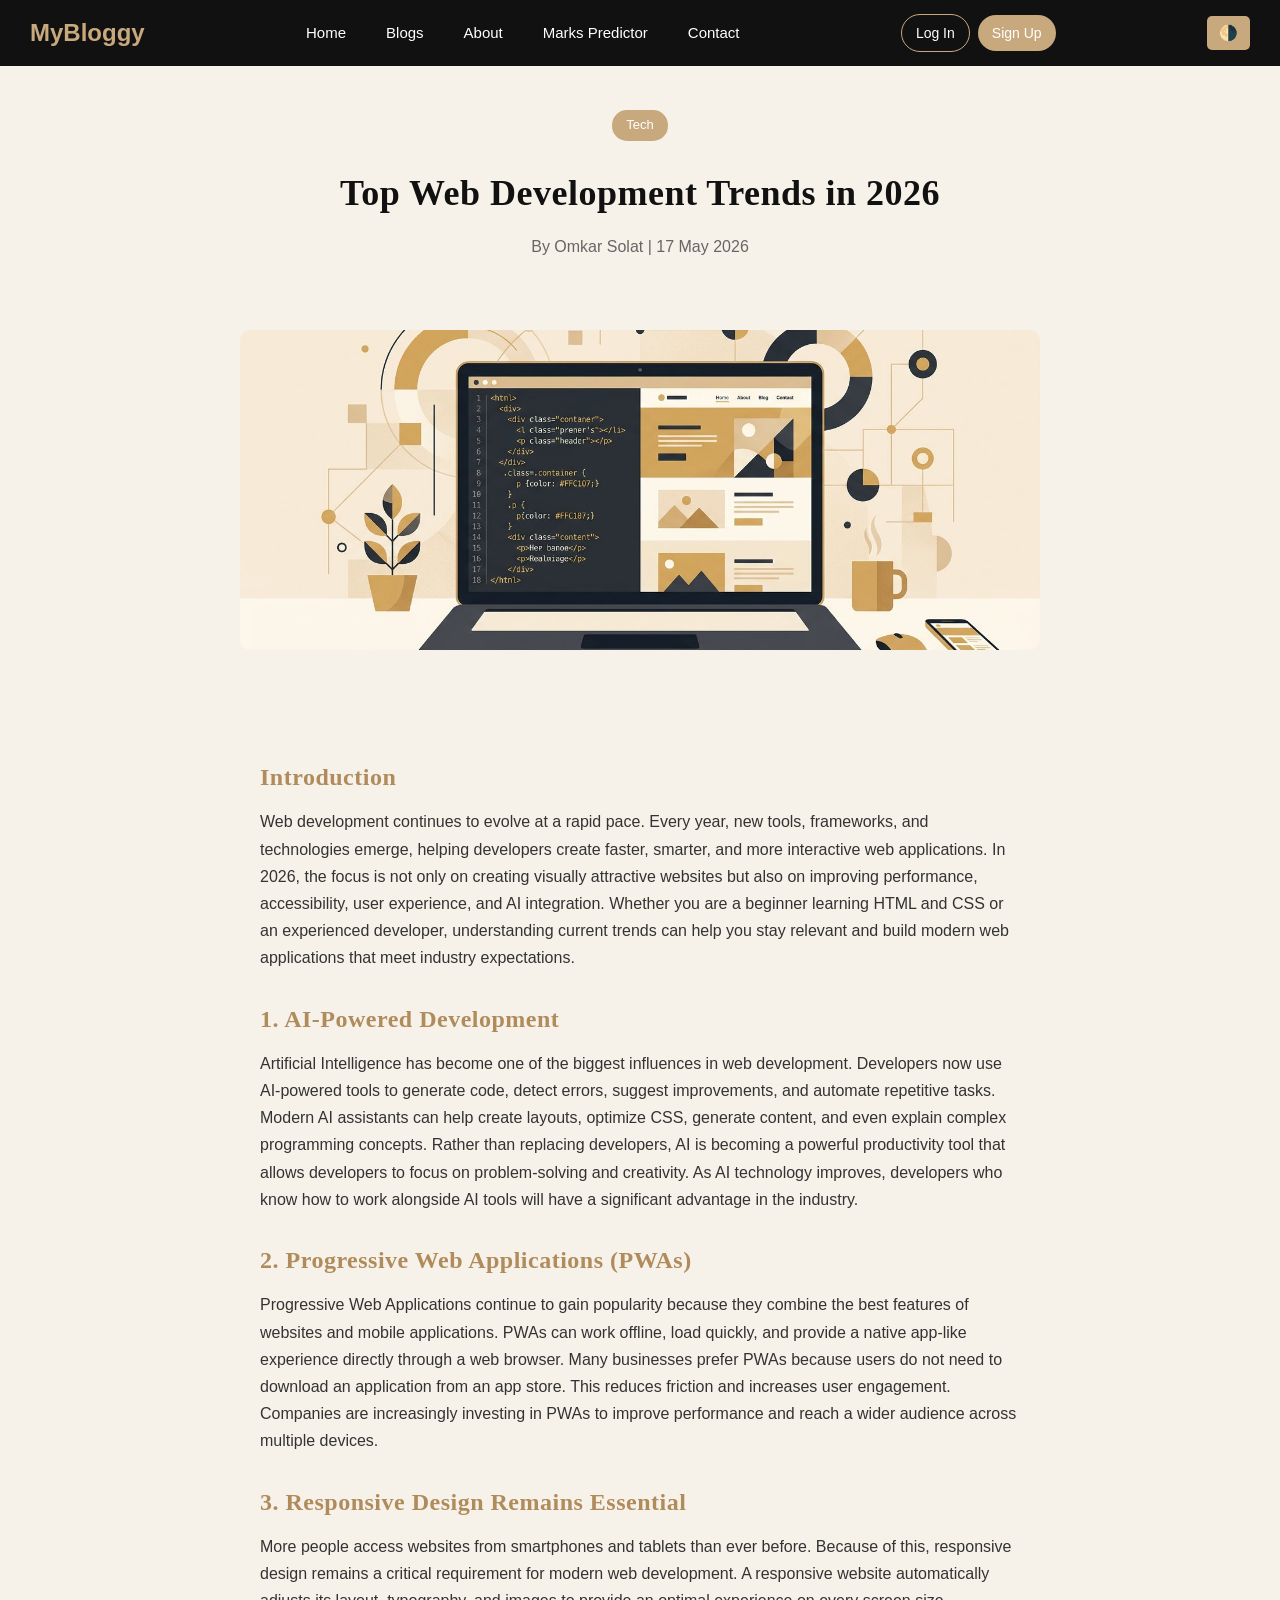
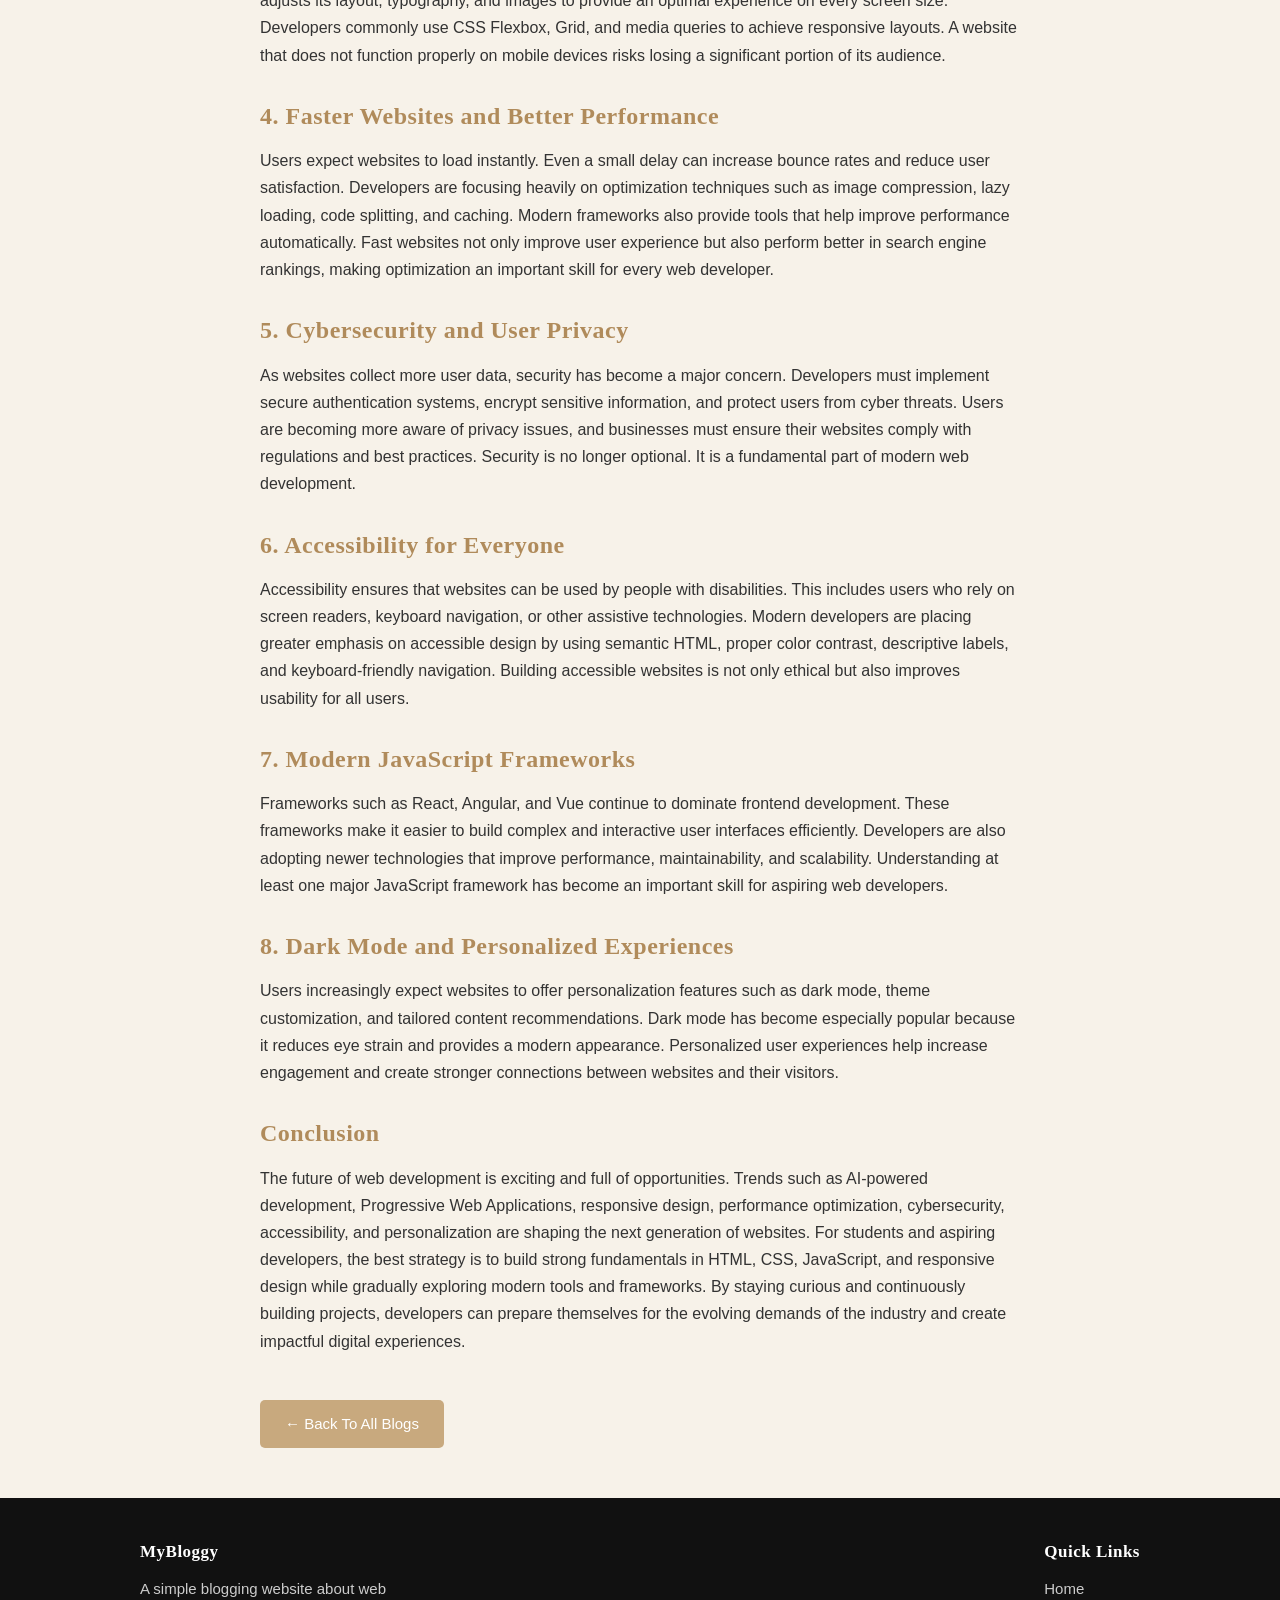
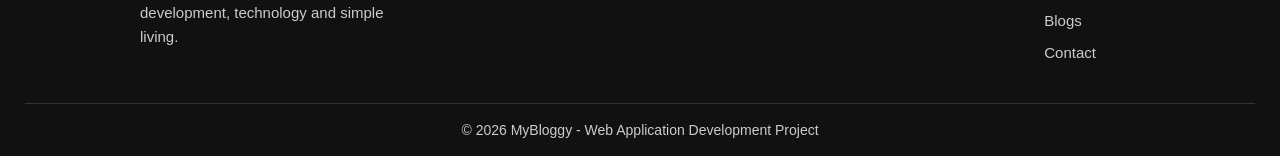
<file: blog1.html>
<!DOCTYPE html>
<html lang="en">
<head>
    <meta charset="UTF-8">
    <meta name="viewport" content="width=device-width, initial-scale=1.0">
    <title>Top Web Development Trends in 2026 - MyBloggy</title>
    <link rel="stylesheet" href="css/style.css?v=3">
</head>
<body>

    <!-- ================= NAVBAR ================= -->
    <nav>
        <h1 class="logo">MyBloggy</h1>

        <ul class="nav-links">
            <li><a href="index.html">Home</a></li>
            <li><a href="index.html#blogs">Blogs</a></li>
            <li><a href="index.html#about">About</a></li>
            <li><a href="predictor.html">Marks Predictor</a></li>
            <li><a href="contact.html">Contact</a></li>
        </ul>

        <!-- Log In / Sign Up buttons, or the name of the logged in user.
             This small box is filled by script.js -->
        <div id="user-box" class="user-box"></div>

        <button id="theme-btn">🌗</button>
        <button class="menu-toggle">&#8801;</button>
    </nav>

    <!-- ================= ARTICLE HEADING ================= -->
    <section class="article-header">
        <span class="tag">Tech</span>
        <h1>Top Web Development Trends in 2026</h1>
        <p>By Omkar Solat | 17 May 2026</p>
    </section>

    <!-- ================= ARTICLE IMAGE ================= -->
    <section class="article-image">
        <img src="images/img1.jpeg" alt="Web development trends">
    </section>

    <!-- ================= ARTICLE TEXT ================= -->
    <section class="article-content">
        <h2>
         Introduction
        </h2>
        <p>
         Web development continues to evolve at a rapid pace. Every year, new tools, frameworks, and technologies emerge, helping developers create faster, smarter, and more interactive web applications. In 2026, the focus is not only on creating visually attractive websites but also on improving performance, accessibility, user experience, and AI integration. Whether you are a beginner learning HTML and CSS or an experienced developer, understanding current trends can help you stay relevant and build modern web applications that meet industry expectations.
        </p>
        <h2>
         1. AI-Powered Development
        </h2>
        <p>
         Artificial Intelligence has become one of the biggest influences in web development. Developers now use AI-powered tools to generate code, detect errors, suggest improvements, and automate repetitive tasks. Modern AI assistants can help create layouts, optimize CSS, generate content, and even explain complex programming concepts. Rather than replacing developers, AI is becoming a powerful productivity tool that allows developers to focus on problem-solving and creativity. As AI technology improves, developers who know how to work alongside AI tools will have a significant advantage in the industry.
        </p>
        <h2>
         2. Progressive Web Applications (PWAs)
        </h2>
        <p>
         Progressive Web Applications continue to gain popularity because they combine the best features of websites and mobile applications. PWAs can work offline, load quickly, and provide a native app-like experience directly through a web browser. Many businesses prefer PWAs because users do not need to download an application from an app store. This reduces friction and increases user engagement. Companies are increasingly investing in PWAs to improve performance and reach a wider audience across multiple devices.
        </p>
        <h2>
         3. Responsive Design Remains Essential
        </h2>
        <p>
         More people access websites from smartphones and tablets than ever before. Because of this, responsive design remains a critical requirement for modern web development. A responsive website automatically adjusts its layout, typography, and images to provide an optimal experience on every screen size. Developers commonly use CSS Flexbox, Grid, and media queries to achieve responsive layouts. A website that does not function properly on mobile devices risks losing a significant portion of its audience.
        </p>
        <h2>
         4. Faster Websites and Better Performance
        </h2>
        <p>
         Users expect websites to load instantly. Even a small delay can increase bounce rates and reduce user satisfaction. Developers are focusing heavily on optimization techniques such as image compression, lazy loading, code splitting, and caching. Modern frameworks also provide tools that help improve performance automatically. Fast websites not only improve user experience but also perform better in search engine rankings, making optimization an important skill for every web developer.
        </p>
        <h2>
         5. Cybersecurity and User Privacy
        </h2>
        <p>
         As websites collect more user data, security has become a major concern. Developers must implement secure authentication systems, encrypt sensitive information, and protect users from cyber threats. Users are becoming more aware of privacy issues, and businesses must ensure their websites comply with regulations and best practices. Security is no longer optional. It is a fundamental part of modern web development.
        </p>
        <h2>
         6. Accessibility for Everyone
        </h2>
        <p>
         Accessibility ensures that websites can be used by people with disabilities. This includes users who rely on screen readers, keyboard navigation, or other assistive technologies. Modern developers are placing greater emphasis on accessible design by using semantic HTML, proper color contrast, descriptive labels, and keyboard-friendly navigation. Building accessible websites is not only ethical but also improves usability for all users.
        </p>
        <h2>
         7. Modern JavaScript Frameworks
        </h2>
        <p>
         Frameworks such as React, Angular, and Vue continue to dominate frontend development. These frameworks make it easier to build complex and interactive user interfaces efficiently. Developers are also adopting newer technologies that improve performance, maintainability, and scalability. Understanding at least one major JavaScript framework has become an important skill for aspiring web developers.
        </p>
        <h2>
         8. Dark Mode and Personalized Experiences
        </h2>
        <p>
         Users increasingly expect websites to offer personalization features such as dark mode, theme customization, and tailored content recommendations. Dark mode has become especially popular because it reduces eye strain and provides a modern appearance. Personalized user experiences help increase engagement and create stronger connections between websites and their visitors.
        </p>
        <h2>
         Conclusion
        </h2>
        <p>
         The future of web development is exciting and full of opportunities. Trends such as AI-powered development, Progressive Web Applications, responsive design, performance optimization, cybersecurity, accessibility, and personalization are shaping the next generation of websites. For students and aspiring developers, the best strategy is to build strong fundamentals in HTML, CSS, JavaScript, and responsive design while gradually exploring modern tools and frameworks. By staying curious and continuously building projects, developers can prepare themselves for the evolving demands of the industry and create impactful digital experiences.
        </p>
    </section>

    <!-- ================= BACK BUTTON ================= -->
    <section class="article-footer">
        <a href="index.html#blogs" class="btn">&larr; Back To All Blogs</a>
    </section>

    <!-- ================= FOOTER ================= -->
    <footer>
        <div class="footer-container">
            <div>
                <h3>MyBloggy</h3>
                <p>A simple blogging website about web development, technology and simple living.</p>
            </div>

            <div>
                <h3>Quick Links</h3>
                <ul>
                    <li><a href="index.html">Home</a></li>
                    <li><a href="index.html#blogs">Blogs</a></li>
                    <li><a href="contact.html">Contact</a></li>
                </ul>
            </div>
        </div>

        <p class="copyright">&copy; 2026 MyBloggy - Web Application Development Project</p>
    </footer>

    <script src="js/script.js?v=3"></script>
</body>
</html>
</file>
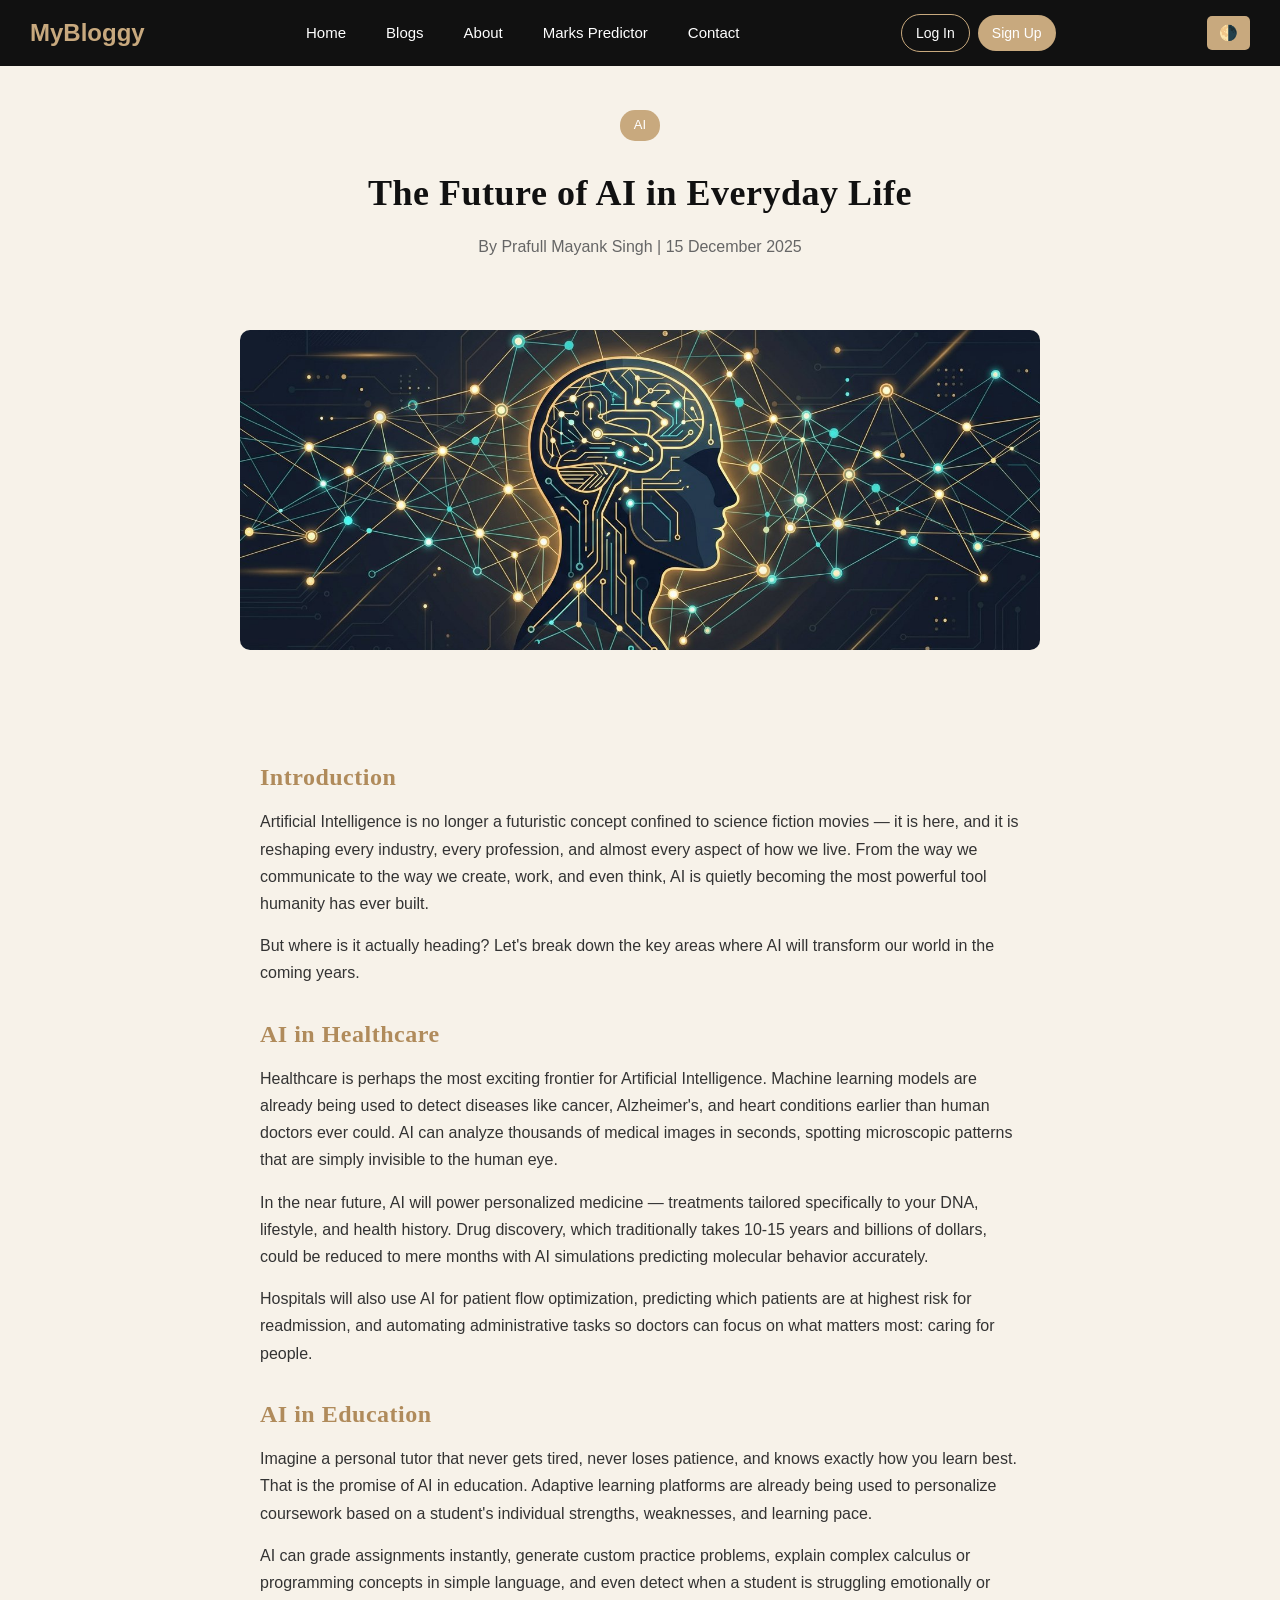
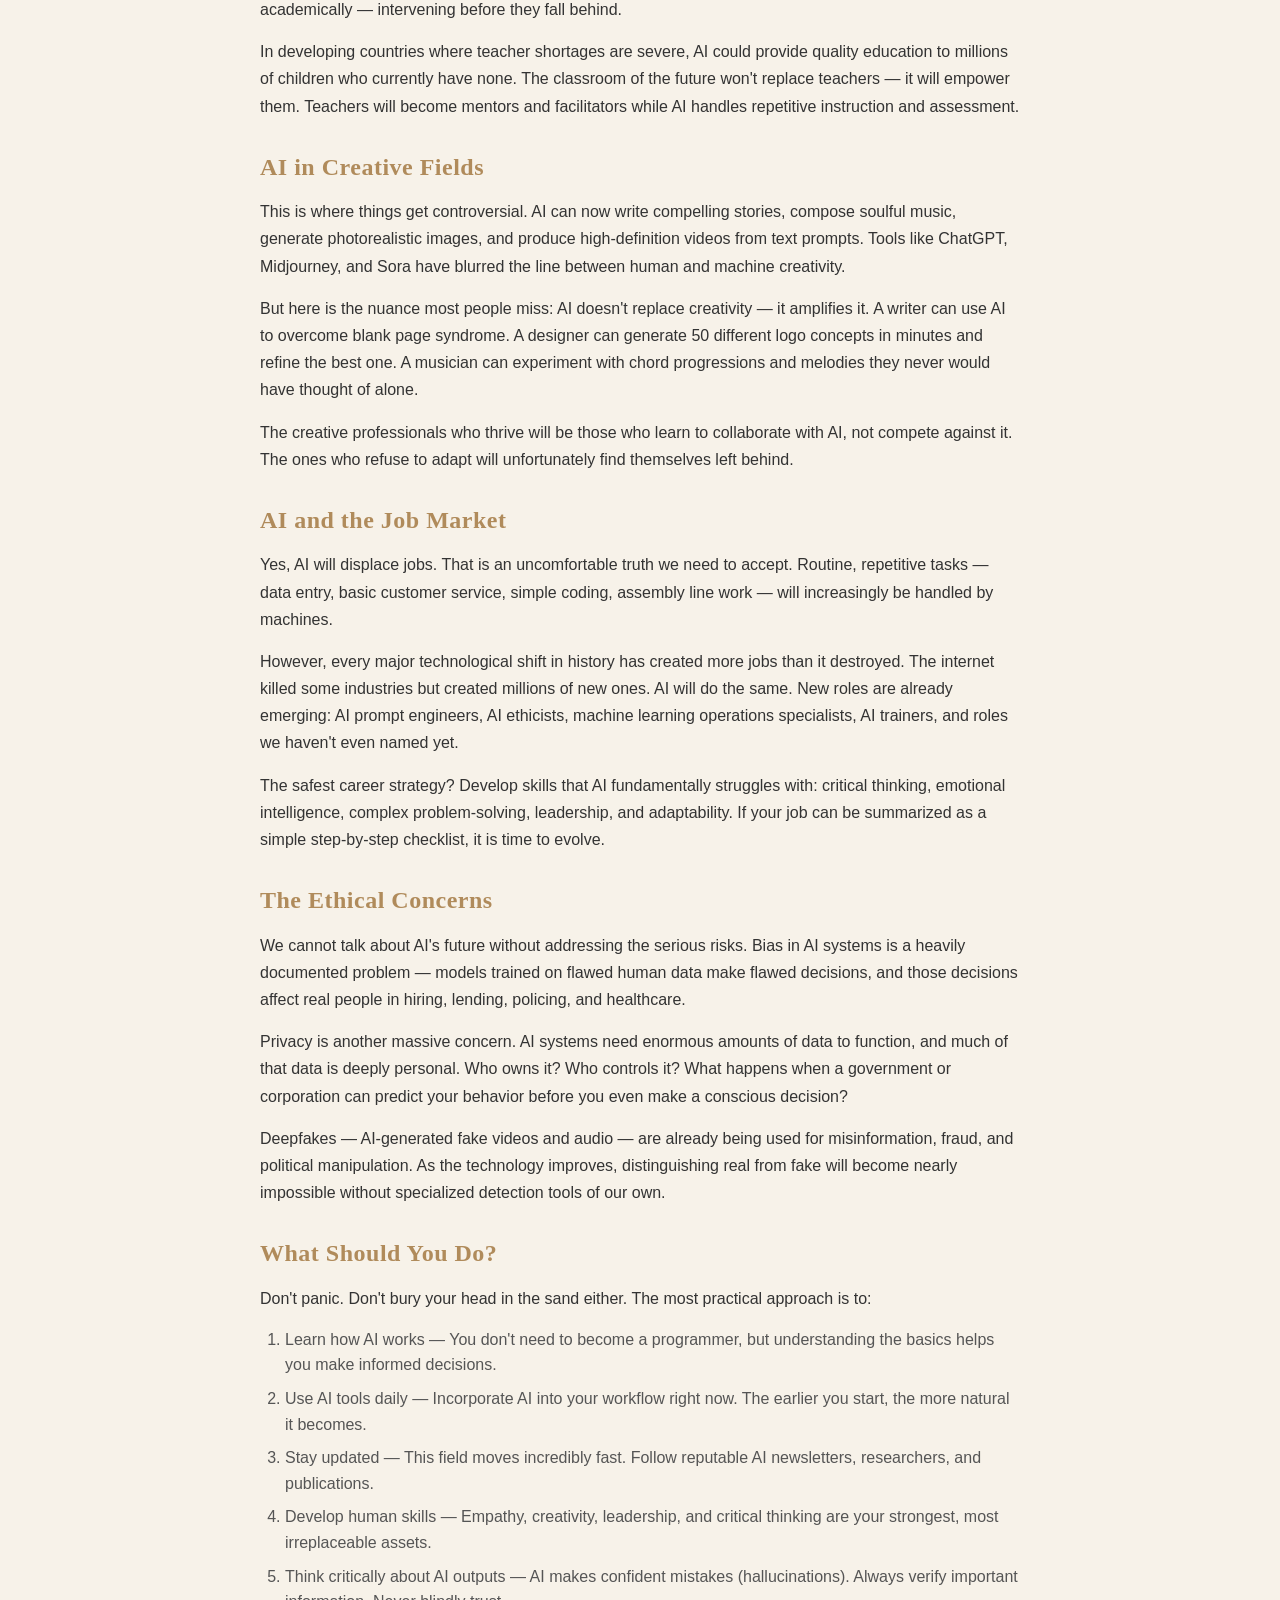
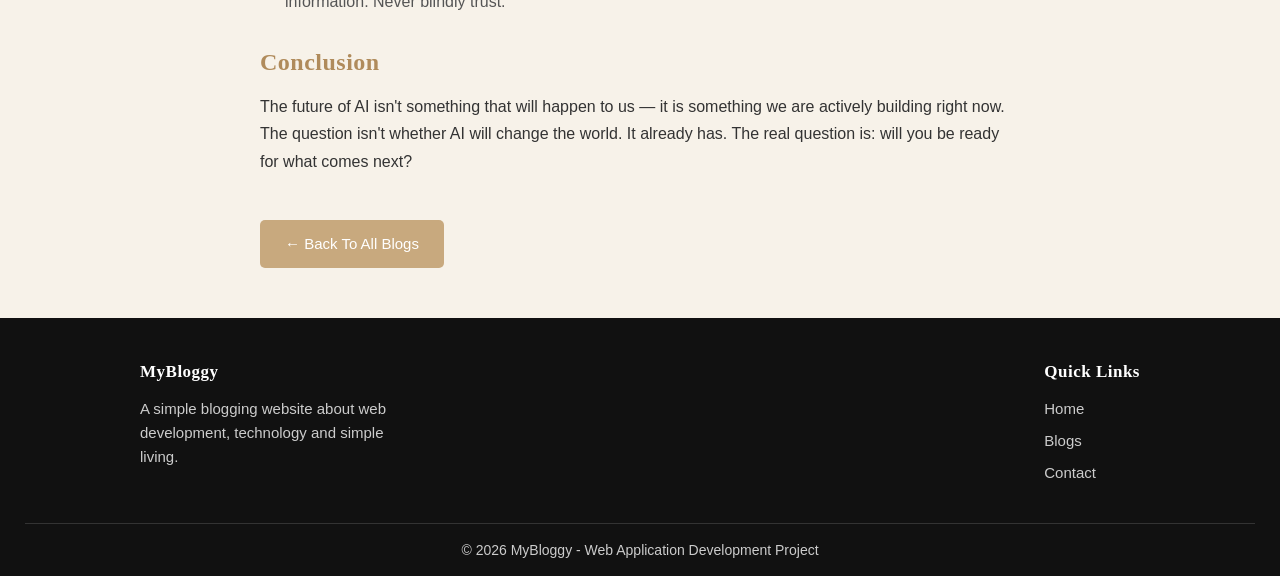
<file: blog2.html>
<!DOCTYPE html>
<html lang="en">
<head>
    <meta charset="UTF-8">
    <meta name="viewport" content="width=device-width, initial-scale=1.0">
    <title>The Future of AI in Everyday Life - MyBloggy</title>
    <link rel="stylesheet" href="css/style.css?v=3">
</head>
<body>

    <!-- ================= NAVBAR ================= -->
    <nav>
        <h1 class="logo">MyBloggy</h1>

        <ul class="nav-links">
            <li><a href="index.html">Home</a></li>
            <li><a href="index.html#blogs">Blogs</a></li>
            <li><a href="index.html#about">About</a></li>
            <li><a href="predictor.html">Marks Predictor</a></li>
            <li><a href="contact.html">Contact</a></li>
        </ul>

        <!-- Log In / Sign Up buttons, or the name of the logged in user.
             This small box is filled by script.js -->
        <div id="user-box" class="user-box"></div>

        <button id="theme-btn">🌗</button>
        <button class="menu-toggle">&#8801;</button>
    </nav>

    <!-- ================= ARTICLE HEADING ================= -->
    <section class="article-header">
        <span class="tag">AI</span>
        <h1>The Future of AI in Everyday Life</h1>
        <p>By Prafull Mayank Singh | 15 December 2025</p>
    </section>

    <!-- ================= ARTICLE IMAGE ================= -->
    <section class="article-image">
        <img src="images/img2.jpeg" alt="Artificial intelligence">
    </section>

    <!-- ================= ARTICLE TEXT ================= -->
    <section class="article-content">
        <h2>
         Introduction
        </h2>
        <p>
         Artificial Intelligence is no longer a futuristic concept confined to science fiction movies — it is here, and it is reshaping every industry, every profession, and almost every aspect of how we live. From the way we communicate to the way we create, work, and even think, AI is quietly becoming the most powerful tool humanity has ever built.
        </p>
        <p>
         But where is it actually heading? Let's break down the key areas where AI will transform our world in the coming years.
        </p>
        <h2>
         AI in Healthcare
        </h2>
        <p>
         Healthcare is perhaps the most exciting frontier for Artificial Intelligence. Machine learning models are already being used to detect diseases like cancer, Alzheimer's, and heart conditions earlier than human doctors ever could. AI can analyze thousands of medical images in seconds, spotting microscopic patterns that are simply invisible to the human eye.
        </p>
        <p>
         In the near future, AI will power personalized medicine — treatments tailored specifically to your DNA, lifestyle, and health history. Drug discovery, which traditionally takes 10-15 years and billions of dollars, could be reduced to mere months with AI simulations predicting molecular behavior accurately.
        </p>
        <p>
         Hospitals will also use AI for patient flow optimization, predicting which patients are at highest risk for readmission, and automating administrative tasks so doctors can focus on what matters most: caring for people.
        </p>
        <h2>
         AI in Education
        </h2>
        <p>
         Imagine a personal tutor that never gets tired, never loses patience, and knows exactly how you learn best. That is the promise of AI in education. Adaptive learning platforms are already being used to personalize coursework based on a student's individual strengths, weaknesses, and learning pace.
        </p>
        <p>
         AI can grade assignments instantly, generate custom practice problems, explain complex calculus or programming concepts in simple language, and even detect when a student is struggling emotionally or academically — intervening before they fall behind.
        </p>
        <p>
         In developing countries where teacher shortages are severe, AI could provide quality education to millions of children who currently have none. The classroom of the future won't replace teachers — it will empower them. Teachers will become mentors and facilitators while AI handles repetitive instruction and assessment.
        </p>
        <h2>
         AI in Creative Fields
        </h2>
        <p>
         This is where things get controversial. AI can now write compelling stories, compose soulful music, generate photorealistic images, and produce high-definition videos from text prompts. Tools like ChatGPT, Midjourney, and Sora have blurred the line between human and machine creativity.
        </p>
        <p>
         But here is the nuance most people miss: AI doesn't replace creativity — it amplifies it. A writer can use AI to overcome blank page syndrome. A designer can generate 50 different logo concepts in minutes and refine the best one. A musician can experiment with chord progressions and melodies they never would have thought of alone.
        </p>
        <p>
         The creative professionals who thrive will be those who learn to collaborate with AI, not compete against it. The ones who refuse to adapt will unfortunately find themselves left behind.
        </p>
        <h2>
         AI and the Job Market
        </h2>
        <p>
         Yes, AI will displace jobs. That is an uncomfortable truth we need to accept. Routine, repetitive tasks — data entry, basic customer service, simple coding, assembly line work — will increasingly be handled by machines.
        </p>
        <p>
         However, every major technological shift in history has created more jobs than it destroyed. The internet killed some industries but created millions of new ones. AI will do the same. New roles are already emerging: AI prompt engineers, AI ethicists, machine learning operations specialists, AI trainers, and roles we haven't even named yet.
        </p>
        <p>
         The safest career strategy? Develop skills that AI fundamentally struggles with: critical thinking, emotional intelligence, complex problem-solving, leadership, and adaptability. If your job can be summarized as a simple step-by-step checklist, it is time to evolve.
        </p>
        <h2>
         The Ethical Concerns
        </h2>
        <p>
         We cannot talk about AI's future without addressing the serious risks. Bias in AI systems is a heavily documented problem — models trained on flawed human data make flawed decisions, and those decisions affect real people in hiring, lending, policing, and healthcare.
        </p>
        <p>
         Privacy is another massive concern. AI systems need enormous amounts of data to function, and much of that data is deeply personal. Who owns it? Who controls it? What happens when a government or corporation can predict your behavior before you even make a conscious decision?
        </p>
        <p>
         Deepfakes — AI-generated fake videos and audio — are already being used for misinformation, fraud, and political manipulation. As the technology improves, distinguishing real from fake will become nearly impossible without specialized detection tools of our own.
        </p>
        <h2>
         What Should You Do?
        </h2>
        <p>
         Don't panic. Don't bury your head in the sand either. The most practical approach is to:
        </p>
        <ol>
         <li>
          Learn how AI works — You don't need to become a programmer, but understanding the basics helps you make informed decisions.
         </li>
         <li>
          Use AI tools daily — Incorporate AI into your workflow right now. The earlier you start, the more natural it becomes.
         </li>
         <li>
          Stay updated — This field moves incredibly fast. Follow reputable AI newsletters, researchers, and publications.
         </li>
         <li>
          Develop human skills — Empathy, creativity, leadership, and critical thinking are your strongest, most irreplaceable assets.
         </li>
         <li>
          Think critically about AI outputs — AI makes confident mistakes (hallucinations). Always verify important information. Never blindly trust.
         </li>
        </ol>
        <h2>
         Conclusion
        </h2>
        <p>
         The future of AI isn't something that will happen to us — it is something we are actively building right now. The question isn't whether AI will change the world. It already has. The real question is: will you be ready for what comes next?
        </p>
    </section>

    <!-- ================= BACK BUTTON ================= -->
    <section class="article-footer">
        <a href="index.html#blogs" class="btn">&larr; Back To All Blogs</a>
    </section>

    <!-- ================= FOOTER ================= -->
    <footer>
        <div class="footer-container">
            <div>
                <h3>MyBloggy</h3>
                <p>A simple blogging website about web development, technology and simple living.</p>
            </div>

            <div>
                <h3>Quick Links</h3>
                <ul>
                    <li><a href="index.html">Home</a></li>
                    <li><a href="index.html#blogs">Blogs</a></li>
                    <li><a href="contact.html">Contact</a></li>
                </ul>
            </div>
        </div>

        <p class="copyright">&copy; 2026 MyBloggy - Web Application Development Project</p>
    </footer>

    <script src="js/script.js?v=3"></script>
</body>
</html>
</file>
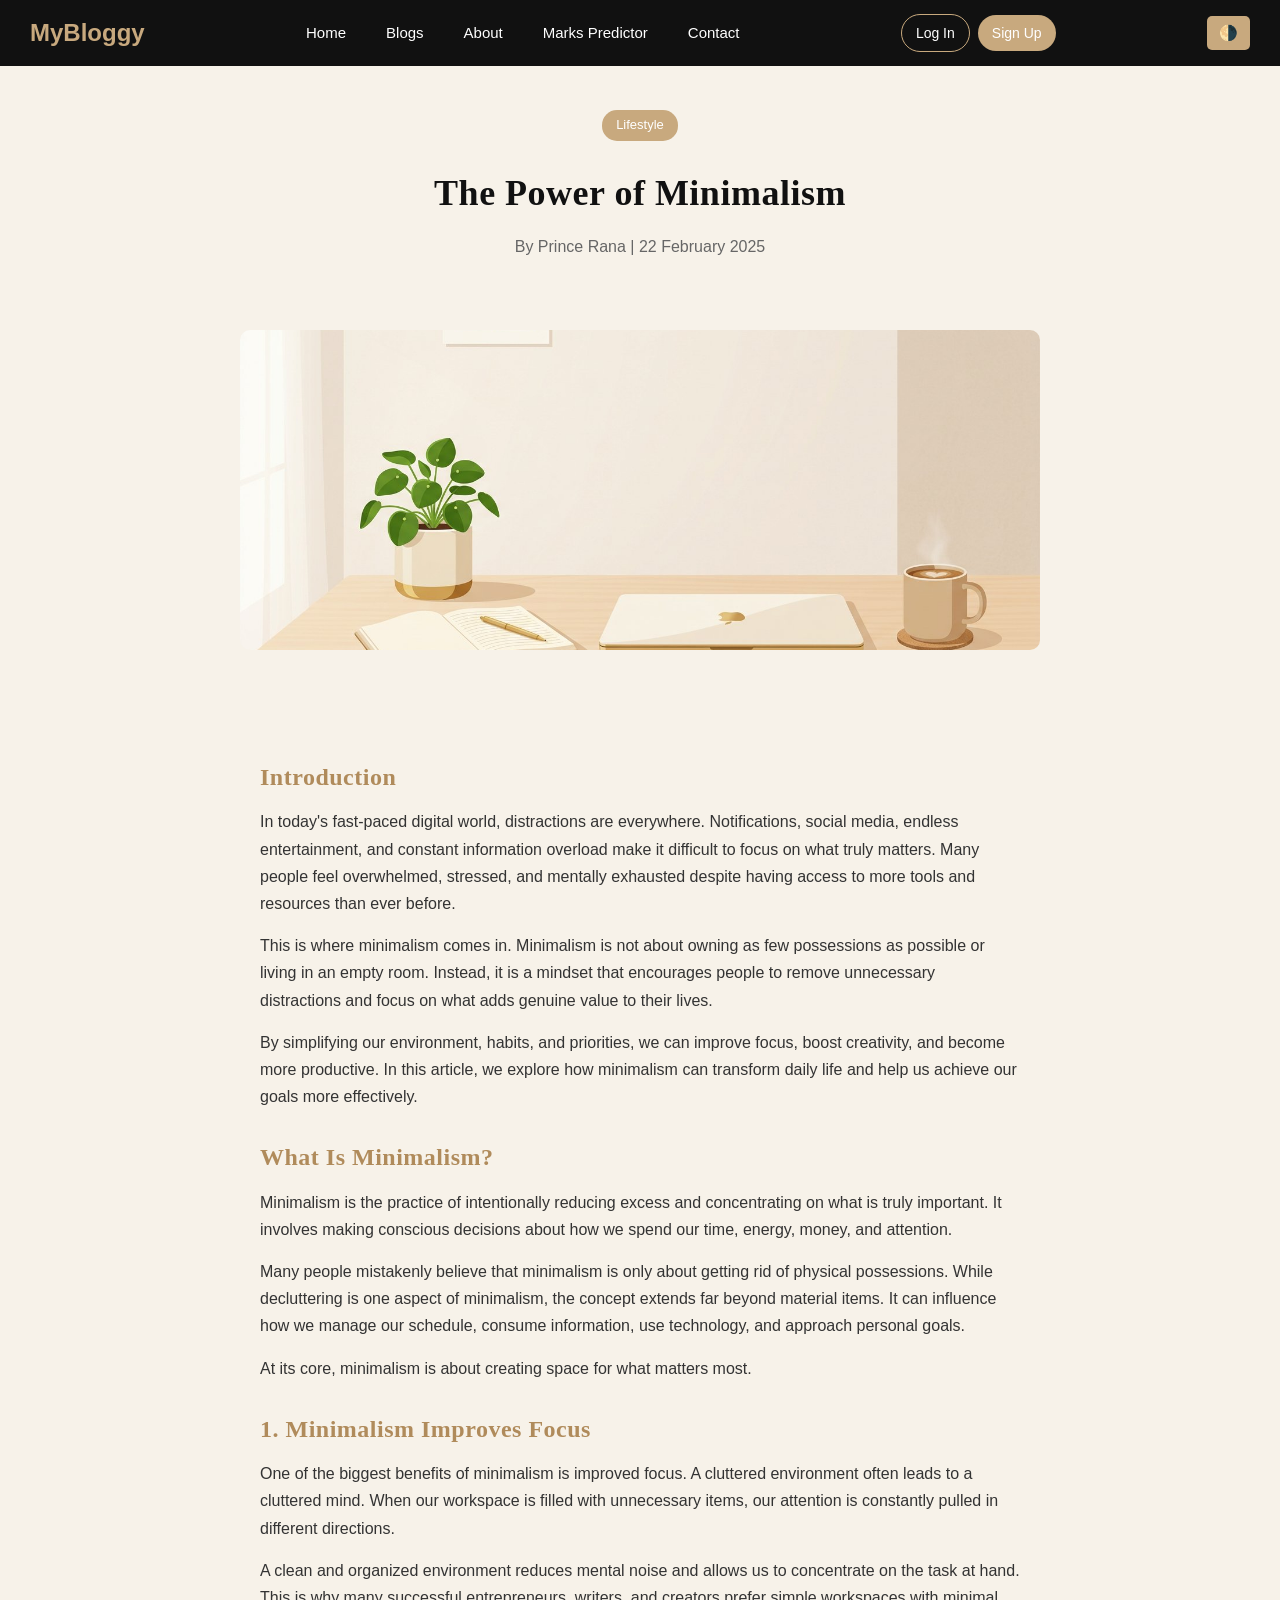
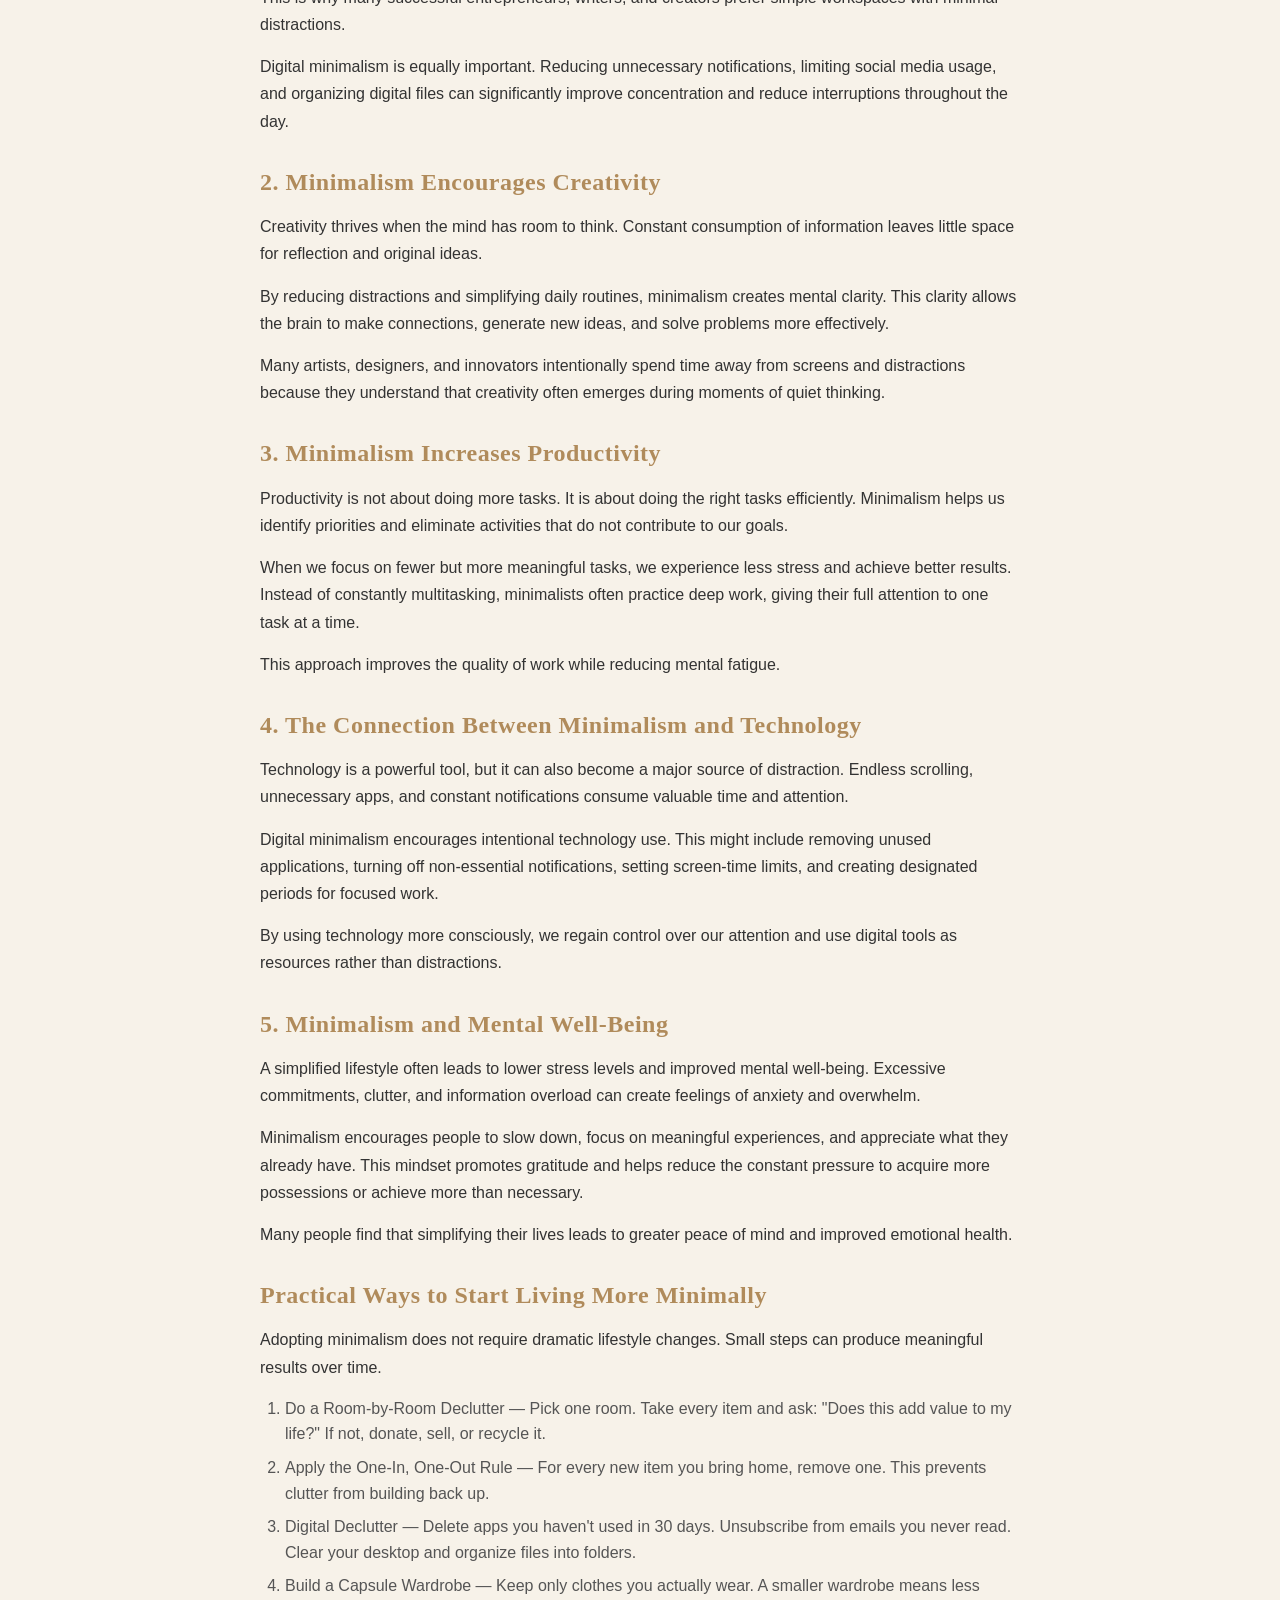
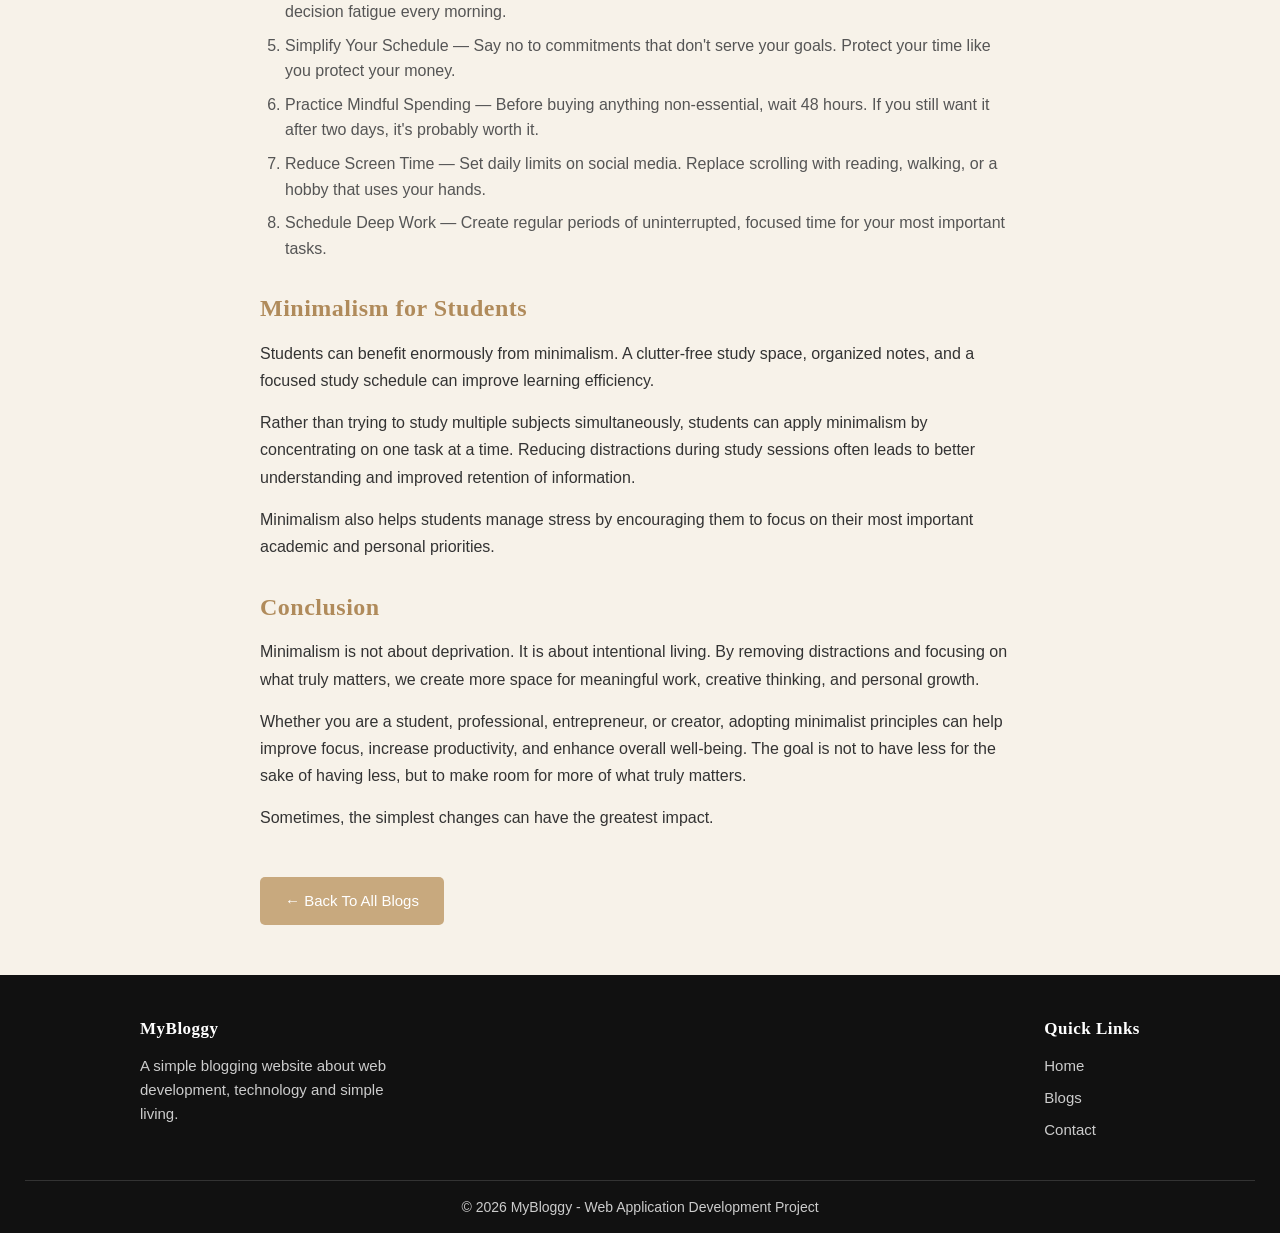
<file: blog3.html>
<!DOCTYPE html>
<html lang="en">
<head>
    <meta charset="UTF-8">
    <meta name="viewport" content="width=device-width, initial-scale=1.0">
    <title>The Power of Minimalism - MyBloggy</title>
    <link rel="stylesheet" href="css/style.css?v=3">
</head>
<body>

    <!-- ================= NAVBAR ================= -->
    <nav>
        <h1 class="logo">MyBloggy</h1>

        <ul class="nav-links">
            <li><a href="index.html">Home</a></li>
            <li><a href="index.html#blogs">Blogs</a></li>
            <li><a href="index.html#about">About</a></li>
            <li><a href="predictor.html">Marks Predictor</a></li>
            <li><a href="contact.html">Contact</a></li>
        </ul>

        <!-- Log In / Sign Up buttons, or the name of the logged in user.
             This small box is filled by script.js -->
        <div id="user-box" class="user-box"></div>

        <button id="theme-btn">🌗</button>
        <button class="menu-toggle">&#8801;</button>
    </nav>

    <!-- ================= ARTICLE HEADING ================= -->
    <section class="article-header">
        <span class="tag">Lifestyle</span>
        <h1>The Power of Minimalism</h1>
        <p>By Prince Rana | 22 February 2025</p>
    </section>

    <!-- ================= ARTICLE IMAGE ================= -->
    <section class="article-image">
        <img src="images/img3.jpeg" alt="Minimalism">
    </section>

    <!-- ================= ARTICLE TEXT ================= -->
    <section class="article-content">
        <h2>
         Introduction
        </h2>
        <p>
         In today's fast-paced digital world, distractions are everywhere. Notifications, social media, endless entertainment, and constant information overload make it difficult to focus on what truly matters. Many people feel overwhelmed, stressed, and mentally exhausted despite having access to more tools and resources than ever before.
        </p>
        <p>
         This is where minimalism comes in. Minimalism is not about owning as few possessions as possible or living in an empty room. Instead, it is a mindset that encourages people to remove unnecessary distractions and focus on what adds genuine value to their lives.
        </p>
        <p>
         By simplifying our environment, habits, and priorities, we can improve focus, boost creativity, and become more productive. In this article, we explore how minimalism can transform daily life and help us achieve our goals more effectively.
        </p>
        <h2>
         What Is Minimalism?
        </h2>
        <p>
         Minimalism is the practice of intentionally reducing excess and concentrating on what is truly important. It involves making conscious decisions about how we spend our time, energy, money, and attention.
        </p>
        <p>
         Many people mistakenly believe that minimalism is only about getting rid of physical possessions. While decluttering is one aspect of minimalism, the concept extends far beyond material items. It can influence how we manage our schedule, consume information, use technology, and approach personal goals.
        </p>
        <p>
         At its core, minimalism is about creating space for what matters most.
        </p>
        <h2>
         1. Minimalism Improves Focus
        </h2>
        <p>
         One of the biggest benefits of minimalism is improved focus. A cluttered environment often leads to a cluttered mind. When our workspace is filled with unnecessary items, our attention is constantly pulled in different directions.
        </p>
        <p>
         A clean and organized environment reduces mental noise and allows us to concentrate on the task at hand. This is why many successful entrepreneurs, writers, and creators prefer simple workspaces with minimal distractions.
        </p>
        <p>
         Digital minimalism is equally important. Reducing unnecessary notifications, limiting social media usage, and organizing digital files can significantly improve concentration and reduce interruptions throughout the day.
        </p>
        <h2>
         2. Minimalism Encourages Creativity
        </h2>
        <p>
         Creativity thrives when the mind has room to think. Constant consumption of information leaves little space for reflection and original ideas.
        </p>
        <p>
         By reducing distractions and simplifying daily routines, minimalism creates mental clarity. This clarity allows the brain to make connections, generate new ideas, and solve problems more effectively.
        </p>
        <p>
         Many artists, designers, and innovators intentionally spend time away from screens and distractions because they understand that creativity often emerges during moments of quiet thinking.
        </p>
        <h2>
         3. Minimalism Increases Productivity
        </h2>
        <p>
         Productivity is not about doing more tasks. It is about doing the right tasks efficiently. Minimalism helps us identify priorities and eliminate activities that do not contribute to our goals.
        </p>
        <p>
         When we focus on fewer but more meaningful tasks, we experience less stress and achieve better results. Instead of constantly multitasking, minimalists often practice deep work, giving their full attention to one task at a time.
        </p>
        <p>
         This approach improves the quality of work while reducing mental fatigue.
        </p>
        <h2>
         4. The Connection Between Minimalism and Technology
        </h2>
        <p>
         Technology is a powerful tool, but it can also become a major source of distraction. Endless scrolling, unnecessary apps, and constant notifications consume valuable time and attention.
        </p>
        <p>
         Digital minimalism encourages intentional technology use. This might include removing unused applications, turning off non-essential notifications, setting screen-time limits, and creating designated periods for focused work.
        </p>
        <p>
         By using technology more consciously, we regain control over our attention and use digital tools as resources rather than distractions.
        </p>
        <h2>
         5. Minimalism and Mental Well-Being
        </h2>
        <p>
         A simplified lifestyle often leads to lower stress levels and improved mental well-being. Excessive commitments, clutter, and information overload can create feelings of anxiety and overwhelm.
        </p>
        <p>
         Minimalism encourages people to slow down, focus on meaningful experiences, and appreciate what they already have. This mindset promotes gratitude and helps reduce the constant pressure to acquire more possessions or achieve more than necessary.
        </p>
        <p>
         Many people find that simplifying their lives leads to greater peace of mind and improved emotional health.
        </p>
        <h2>
         Practical Ways to Start Living More Minimally
        </h2>
        <p>
         Adopting minimalism does not require dramatic lifestyle changes. Small steps can produce meaningful results over time.
        </p>
        <ol>
         <li>
          Do a Room-by-Room Declutter — Pick one room. Take every item and ask: "Does this add value to my life?" If not, donate, sell, or recycle it.
         </li>
         <li>
          Apply the One-In, One-Out Rule — For every new item you bring home, remove one. This prevents clutter from building back up.
         </li>
         <li>
          Digital Declutter — Delete apps you haven't used in 30 days. Unsubscribe from emails you never read. Clear your desktop and organize files into folders.
         </li>
         <li>
          Build a Capsule Wardrobe — Keep only clothes you actually wear. A smaller wardrobe means less decision fatigue every morning.
         </li>
         <li>
          Simplify Your Schedule — Say no to commitments that don't serve your goals. Protect your time like you protect your money.
         </li>
         <li>
          Practice Mindful Spending — Before buying anything non-essential, wait 48 hours. If you still want it after two days, it's probably worth it.
         </li>
         <li>
          Reduce Screen Time — Set daily limits on social media. Replace scrolling with reading, walking, or a hobby that uses your hands.
         </li>
         <li>
          Schedule Deep Work — Create regular periods of uninterrupted, focused time for your most important tasks.
         </li>
        </ol>
        <h2>
         Minimalism for Students
        </h2>
        <p>
         Students can benefit enormously from minimalism. A clutter-free study space, organized notes, and a focused study schedule can improve learning efficiency.
        </p>
        <p>
         Rather than trying to study multiple subjects simultaneously, students can apply minimalism by concentrating on one task at a time. Reducing distractions during study sessions often leads to better understanding and improved retention of information.
        </p>
        <p>
         Minimalism also helps students manage stress by encouraging them to focus on their most important academic and personal priorities.
        </p>
        <h2>
         Conclusion
        </h2>
        <p>
         Minimalism is not about deprivation. It is about intentional living. By removing distractions and focusing on what truly matters, we create more space for meaningful work, creative thinking, and personal growth.
        </p>
        <p>
         Whether you are a student, professional, entrepreneur, or creator, adopting minimalist principles can help improve focus, increase productivity, and enhance overall well-being. The goal is not to have less for the sake of having less, but to make room for more of what truly matters.
        </p>
        <p>
         Sometimes, the simplest changes can have the greatest impact.
        </p>
    </section>

    <!-- ================= BACK BUTTON ================= -->
    <section class="article-footer">
        <a href="index.html#blogs" class="btn">&larr; Back To All Blogs</a>
    </section>

    <!-- ================= FOOTER ================= -->
    <footer>
        <div class="footer-container">
            <div>
                <h3>MyBloggy</h3>
                <p>A simple blogging website about web development, technology and simple living.</p>
            </div>

            <div>
                <h3>Quick Links</h3>
                <ul>
                    <li><a href="index.html">Home</a></li>
                    <li><a href="index.html#blogs">Blogs</a></li>
                    <li><a href="contact.html">Contact</a></li>
                </ul>
            </div>
        </div>

        <p class="copyright">&copy; 2026 MyBloggy - Web Application Development Project</p>
    </footer>

    <script src="js/script.js?v=3"></script>
</body>
</html>
</file>
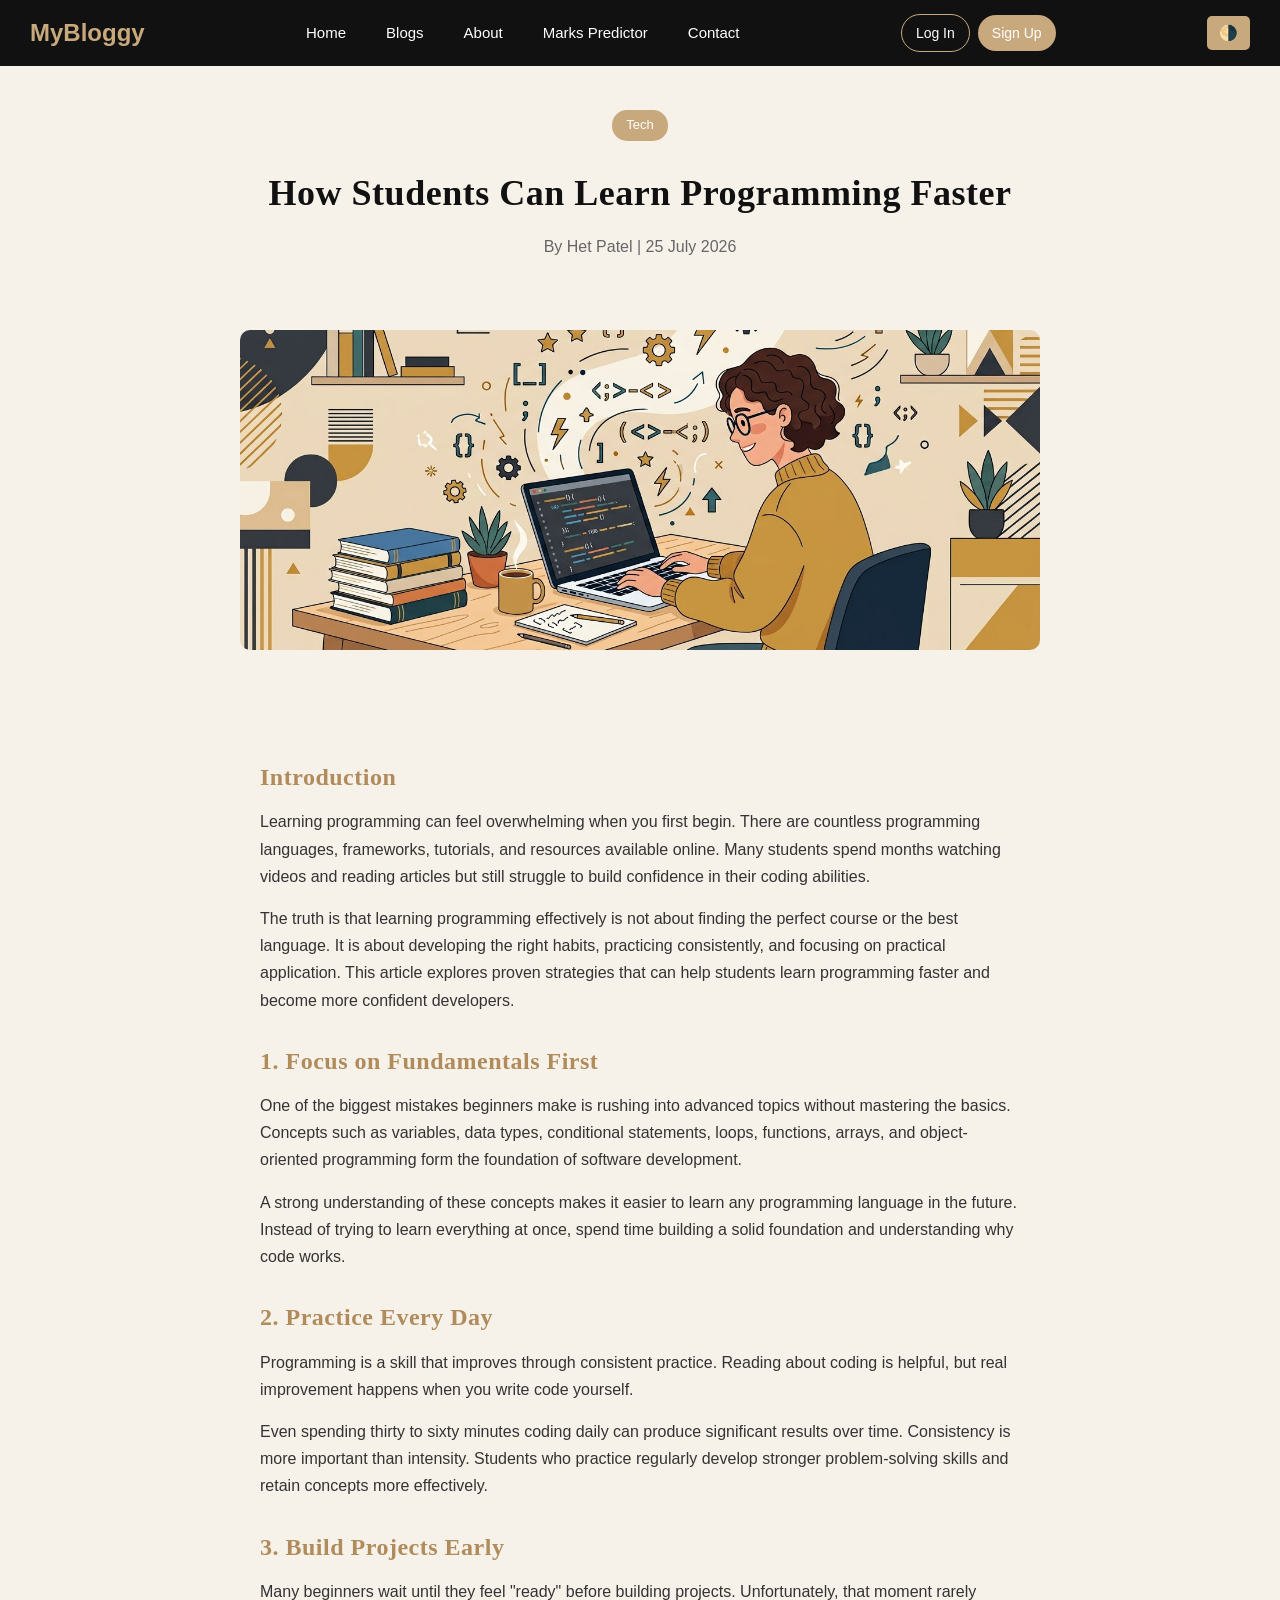
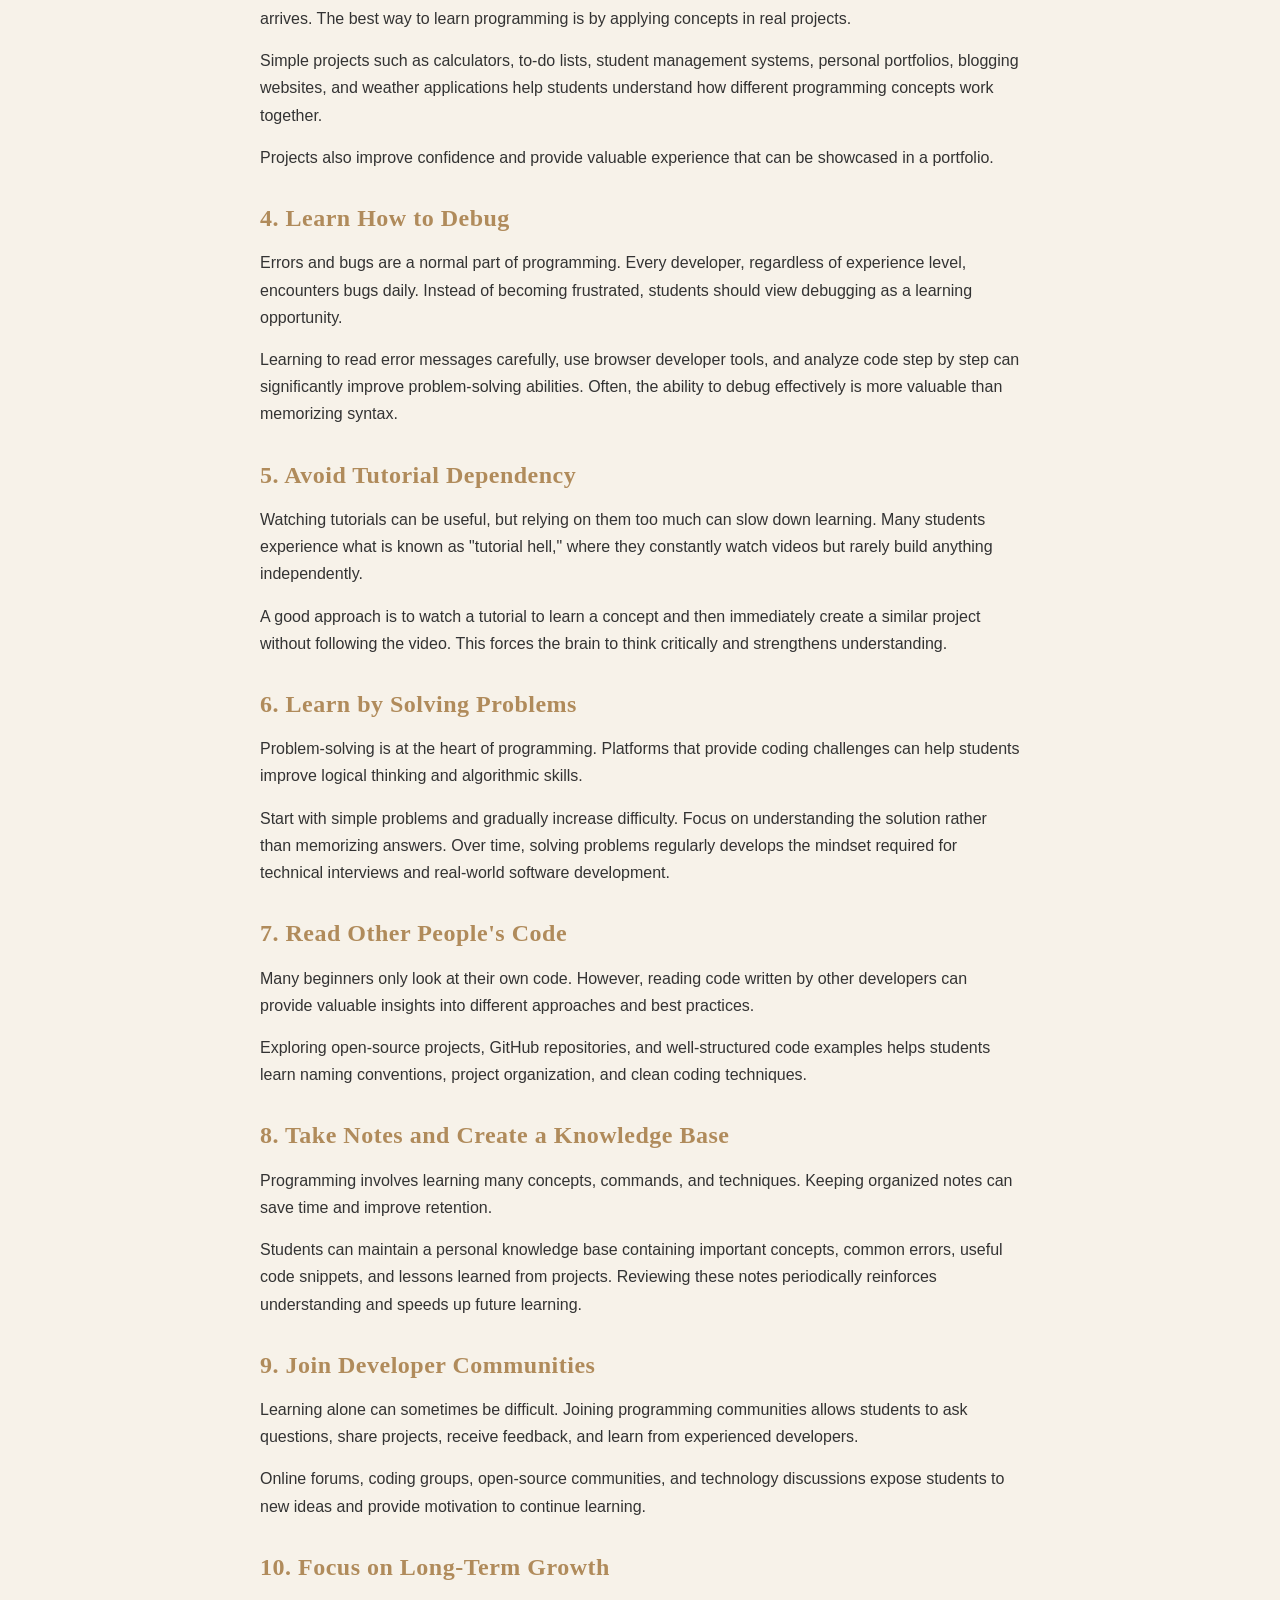
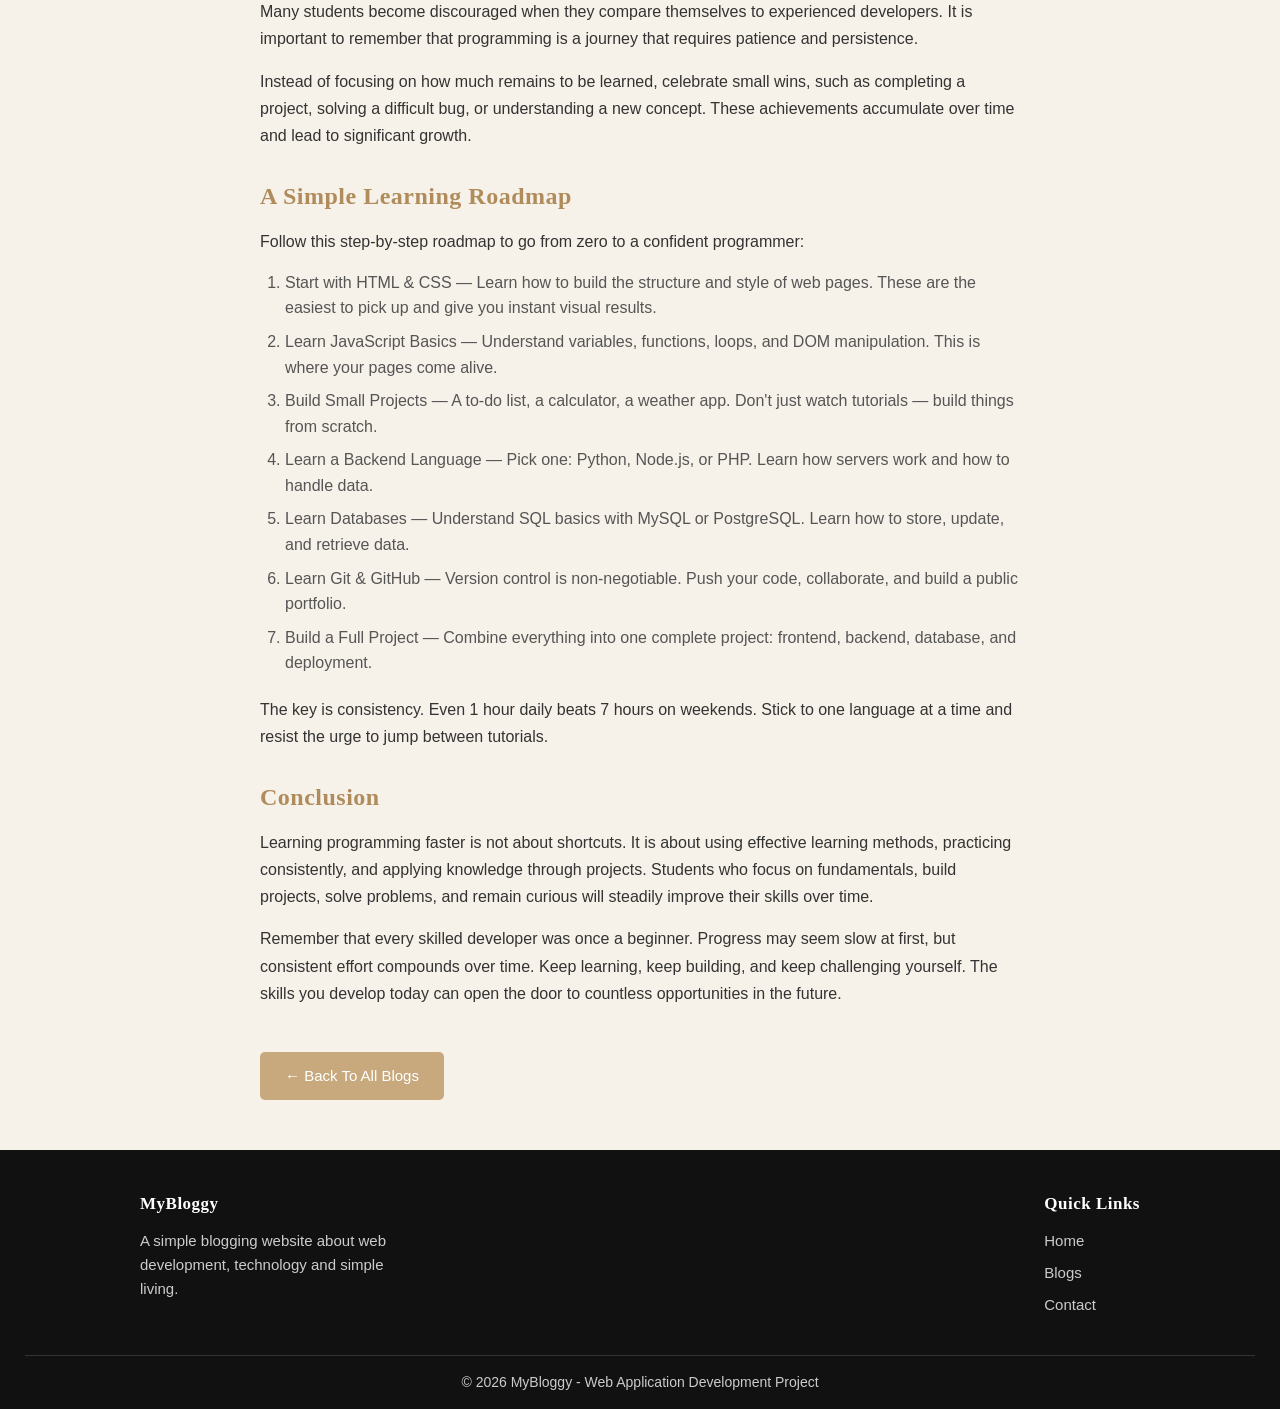
<file: blog4.html>
<!DOCTYPE html>
<html lang="en">
<head>
    <meta charset="UTF-8">
    <meta name="viewport" content="width=device-width, initial-scale=1.0">
    <title>How Students Can Learn Programming Faster - MyBloggy</title>
    <link rel="stylesheet" href="css/style.css?v=3">
</head>
<body>

    <!-- ================= NAVBAR ================= -->
    <nav>
        <h1 class="logo">MyBloggy</h1>

        <ul class="nav-links">
            <li><a href="index.html">Home</a></li>
            <li><a href="index.html#blogs">Blogs</a></li>
            <li><a href="index.html#about">About</a></li>
            <li><a href="predictor.html">Marks Predictor</a></li>
            <li><a href="contact.html">Contact</a></li>
        </ul>

        <!-- Log In / Sign Up buttons, or the name of the logged in user.
             This small box is filled by script.js -->
        <div id="user-box" class="user-box"></div>

        <button id="theme-btn">🌗</button>
        <button class="menu-toggle">&#8801;</button>
    </nav>

    <!-- ================= ARTICLE HEADING ================= -->
    <section class="article-header">
        <span class="tag">Tech</span>
        <h1>How Students Can Learn Programming Faster</h1>
        <p>By Het Patel | 25 July 2026</p>
    </section>

    <!-- ================= ARTICLE IMAGE ================= -->
    <section class="article-image">
        <img src="images/img4.jpeg" alt="Student learning programming">
    </section>

    <!-- ================= ARTICLE TEXT ================= -->
    <section class="article-content">
        <h2>
         Introduction
        </h2>
        <p>
         Learning programming can feel overwhelming when you first begin. There are countless programming languages, frameworks, tutorials, and resources available online. Many students spend months watching videos and reading articles but still struggle to build confidence in their coding abilities.
        </p>
        <p>
         The truth is that learning programming effectively is not about finding the perfect course or the best language. It is about developing the right habits, practicing consistently, and focusing on practical application. This article explores proven strategies that can help students learn programming faster and become more confident developers.
        </p>
        <h2>
         1. Focus on Fundamentals First
        </h2>
        <p>
         One of the biggest mistakes beginners make is rushing into advanced topics without mastering the basics. Concepts such as variables, data types, conditional statements, loops, functions, arrays, and object-oriented programming form the foundation of software development.
        </p>
        <p>
         A strong understanding of these concepts makes it easier to learn any programming language in the future. Instead of trying to learn everything at once, spend time building a solid foundation and understanding why code works.
        </p>
        <h2>
         2. Practice Every Day
        </h2>
        <p>
         Programming is a skill that improves through consistent practice. Reading about coding is helpful, but real improvement happens when you write code yourself.
        </p>
        <p>
         Even spending thirty to sixty minutes coding daily can produce significant results over time. Consistency is more important than intensity. Students who practice regularly develop stronger problem-solving skills and retain concepts more effectively.
        </p>
        <h2>
         3. Build Projects Early
        </h2>
        <p>
         Many beginners wait until they feel "ready" before building projects. Unfortunately, that moment rarely arrives. The best way to learn programming is by applying concepts in real projects.
        </p>
        <p>
         Simple projects such as calculators, to-do lists, student management systems, personal portfolios, blogging websites, and weather applications help students understand how different programming concepts work together.
        </p>
        <p>
         Projects also improve confidence and provide valuable experience that can be showcased in a portfolio.
        </p>
        <h2>
         4. Learn How to Debug
        </h2>
        <p>
         Errors and bugs are a normal part of programming. Every developer, regardless of experience level, encounters bugs daily. Instead of becoming frustrated, students should view debugging as a learning opportunity.
        </p>
        <p>
         Learning to read error messages carefully, use browser developer tools, and analyze code step by step can significantly improve problem-solving abilities. Often, the ability to debug effectively is more valuable than memorizing syntax.
        </p>
        <h2>
         5. Avoid Tutorial Dependency
        </h2>
        <p>
         Watching tutorials can be useful, but relying on them too much can slow down learning. Many students experience what is known as "tutorial hell," where they constantly watch videos but rarely build anything independently.
        </p>
        <p>
         A good approach is to watch a tutorial to learn a concept and then immediately create a similar project without following the video. This forces the brain to think critically and strengthens understanding.
        </p>
        <h2>
         6. Learn by Solving Problems
        </h2>
        <p>
         Problem-solving is at the heart of programming. Platforms that provide coding challenges can help students improve logical thinking and algorithmic skills.
        </p>
        <p>
         Start with simple problems and gradually increase difficulty. Focus on understanding the solution rather than memorizing answers. Over time, solving problems regularly develops the mindset required for technical interviews and real-world software development.
        </p>
        <h2>
         7. Read Other People's Code
        </h2>
        <p>
         Many beginners only look at their own code. However, reading code written by other developers can provide valuable insights into different approaches and best practices.
        </p>
        <p>
         Exploring open-source projects, GitHub repositories, and well-structured code examples helps students learn naming conventions, project organization, and clean coding techniques.
        </p>
        <h2>
         8. Take Notes and Create a Knowledge Base
        </h2>
        <p>
         Programming involves learning many concepts, commands, and techniques. Keeping organized notes can save time and improve retention.
        </p>
        <p>
         Students can maintain a personal knowledge base containing important concepts, common errors, useful code snippets, and lessons learned from projects. Reviewing these notes periodically reinforces understanding and speeds up future learning.
        </p>
        <h2>
         9. Join Developer Communities
        </h2>
        <p>
         Learning alone can sometimes be difficult. Joining programming communities allows students to ask questions, share projects, receive feedback, and learn from experienced developers.
        </p>
        <p>
         Online forums, coding groups, open-source communities, and technology discussions expose students to new ideas and provide motivation to continue learning.
        </p>
        <h2>
         10. Focus on Long-Term Growth
        </h2>
        <p>
         Many students become discouraged when they compare themselves to experienced developers. It is important to remember that programming is a journey that requires patience and persistence.
        </p>
        <p>
         Instead of focusing on how much remains to be learned, celebrate small wins, such as completing a project, solving a difficult bug, or understanding a new concept. These achievements accumulate over time and lead to significant growth.
        </p>
        <h2>
         A Simple Learning Roadmap
        </h2>
        <p>
         Follow this step-by-step roadmap to go from zero to a confident programmer:
        </p>
        <ol>
         <li>
          Start with HTML &amp; CSS — Learn how to build the structure and style of web pages. These are the easiest to pick up and give you instant visual results.
         </li>
         <li>
          Learn JavaScript Basics — Understand variables, functions, loops, and DOM manipulation. This is where your pages come alive.
         </li>
         <li>
          Build Small Projects — A to-do list, a calculator, a weather app. Don't just watch tutorials — build things from scratch.
         </li>
         <li>
          Learn a Backend Language — Pick one: Python, Node.js, or PHP. Learn how servers work and how to handle data.
         </li>
         <li>
          Learn Databases — Understand SQL basics with MySQL or PostgreSQL. Learn how to store, update, and retrieve data.
         </li>
         <li>
          Learn Git &amp; GitHub — Version control is non-negotiable. Push your code, collaborate, and build a public portfolio.
         </li>
         <li>
          Build a Full Project — Combine everything into one complete project: frontend, backend, database, and deployment.
         </li>
        </ol>
        <p>
         The key is consistency. Even 1 hour daily beats 7 hours on weekends. Stick to one language at a time and resist the urge to jump between tutorials.
        </p>
        <h2>
         Conclusion
        </h2>
        <p>
         Learning programming faster is not about shortcuts. It is about using effective learning methods, practicing consistently, and applying knowledge through projects. Students who focus on fundamentals, build projects, solve problems, and remain curious will steadily improve their skills over time.
        </p>
        <p>
         Remember that every skilled developer was once a beginner. Progress may seem slow at first, but consistent effort compounds over time. Keep learning, keep building, and keep challenging yourself. The skills you develop today can open the door to countless opportunities in the future.
        </p>
    </section>

    <!-- ================= BACK BUTTON ================= -->
    <section class="article-footer">
        <a href="index.html#blogs" class="btn">&larr; Back To All Blogs</a>
    </section>

    <!-- ================= FOOTER ================= -->
    <footer>
        <div class="footer-container">
            <div>
                <h3>MyBloggy</h3>
                <p>A simple blogging website about web development, technology and simple living.</p>
            </div>

            <div>
                <h3>Quick Links</h3>
                <ul>
                    <li><a href="index.html">Home</a></li>
                    <li><a href="index.html#blogs">Blogs</a></li>
                    <li><a href="contact.html">Contact</a></li>
                </ul>
            </div>
        </div>

        <p class="copyright">&copy; 2026 MyBloggy - Web Application Development Project</p>
    </footer>

    <script src="js/script.js?v=3"></script>
</body>
</html>
</file>
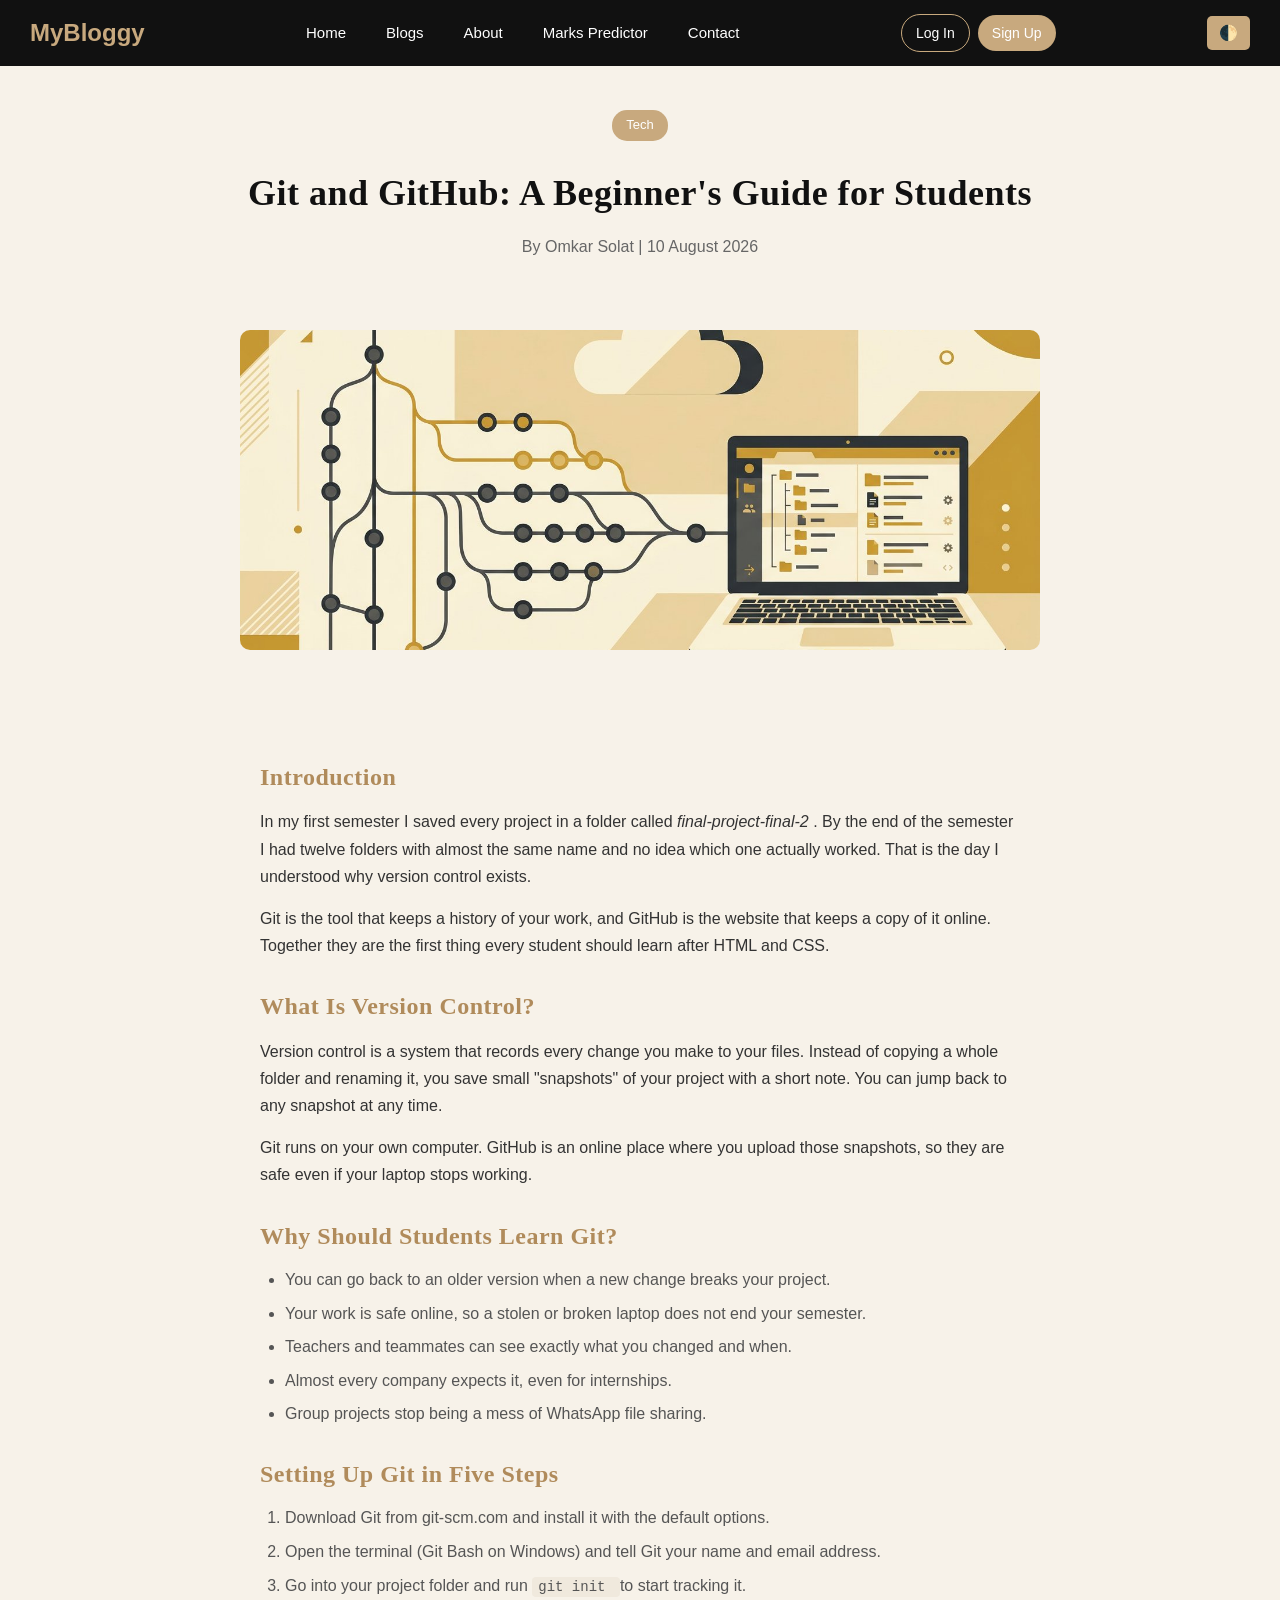
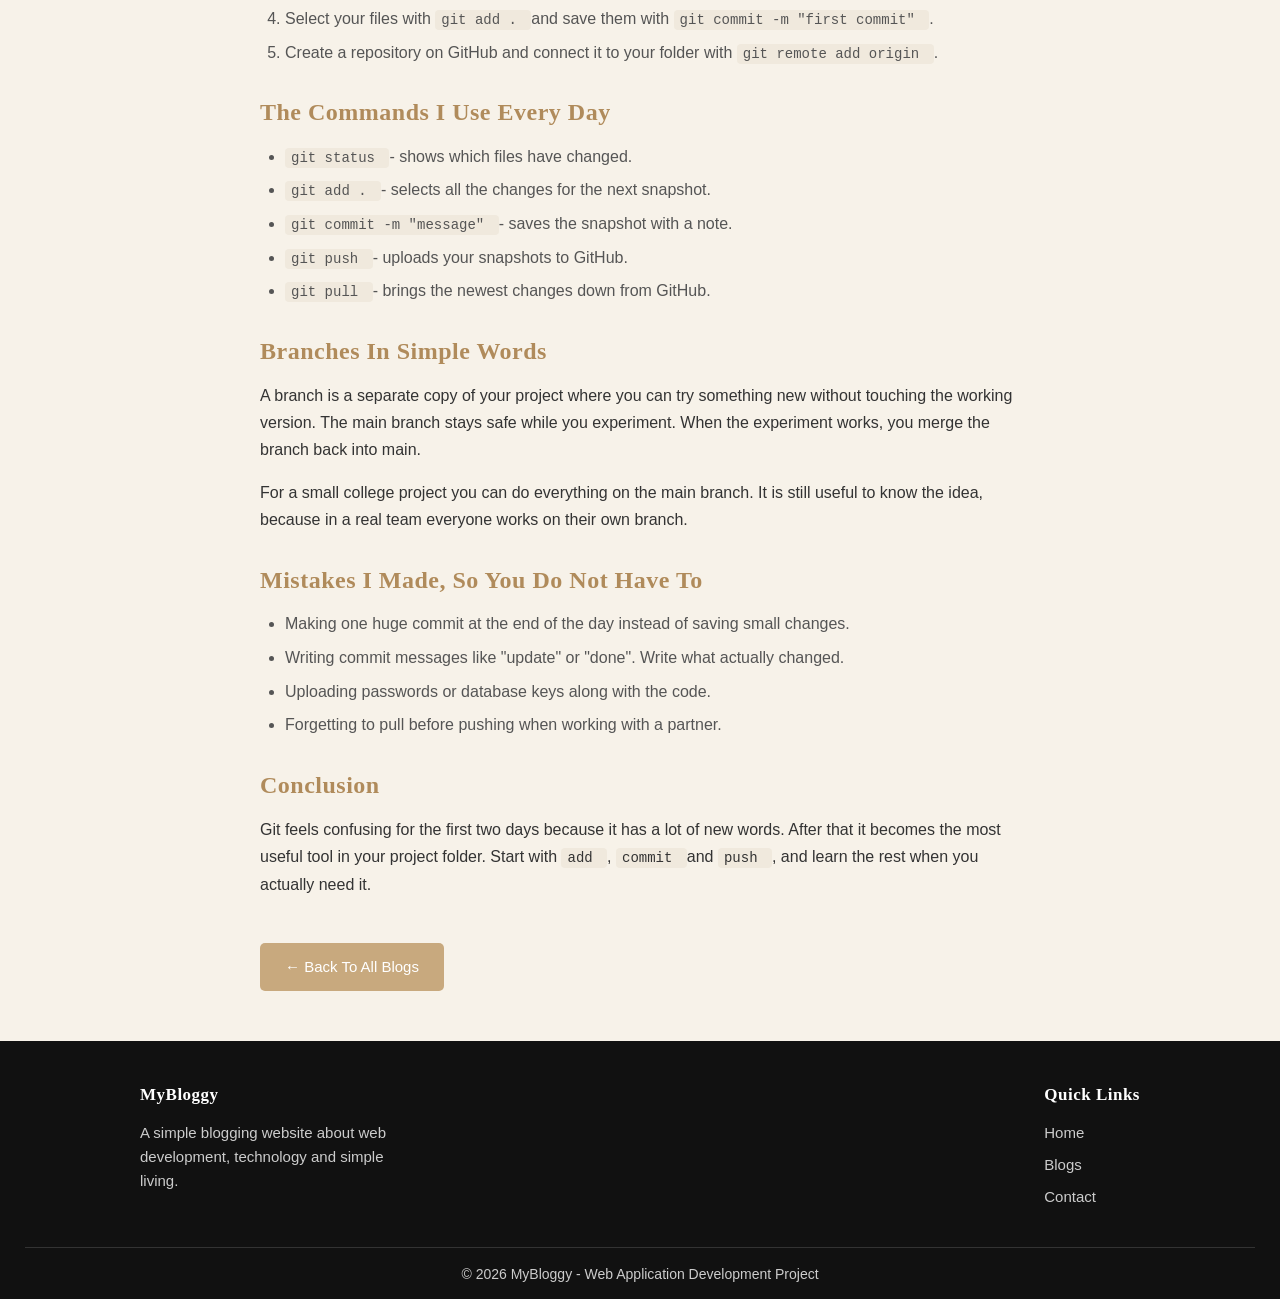
<file: blog5.html>
<!DOCTYPE html>
<html lang="en">
<head>
    <meta charset="UTF-8">
    <meta name="viewport" content="width=device-width, initial-scale=1.0">
    <title>Git and GitHub: A Beginner's Guide for Students - MyBloggy</title>
    <link rel="stylesheet" href="css/style.css?v=3">
</head>
<body>

    <!-- ================= NAVBAR ================= -->
    <nav>
        <h1 class="logo">MyBloggy</h1>

        <ul class="nav-links">
            <li><a href="index.html">Home</a></li>
            <li><a href="index.html#blogs">Blogs</a></li>
            <li><a href="index.html#about">About</a></li>
            <li><a href="predictor.html">Marks Predictor</a></li>
            <li><a href="contact.html">Contact</a></li>
        </ul>

        <!-- Log In / Sign Up buttons, or the name of the logged in user.
             This small box is filled by script.js -->
        <div id="user-box" class="user-box"></div>

        <button id="theme-btn">&#127763;</button>
        <button class="menu-toggle">&#8801;</button>
    </nav>

    <!-- ================= ARTICLE HEADING ================= -->
    <section class="article-header">
        <span class="tag">Tech</span>
        <h1>Git and GitHub: A Beginner's Guide for Students</h1>
        <p>By Omkar Solat | 10 August 2026</p>
    </section>

    <!-- ================= ARTICLE IMAGE ================= -->
    <section class="article-image">
        <img src="images/img5.jpeg" alt="Illustration of version control and branching">
    </section>

    <!-- ================= ARTICLE TEXT ================= -->
    <section class="article-content">
                <h2>
                 Introduction
                </h2>
                <p>
                 In my first semester I saved every project in a folder called
                 <em>
                  final-project-final-2
                 </em>
                 . By the end of the semester I had twelve folders with almost the same name and no idea which one actually worked. That is the day I understood why version control exists.
                </p>
                <p>
                 Git is the tool that keeps a history of your work, and GitHub is the website that keeps a copy of it online. Together they are the first thing every student should learn after HTML and CSS.
                </p>
                <h2>
                 What Is Version Control?
                </h2>
                <p>
                 Version control is a system that records every change you make to your files. Instead of copying a whole folder and renaming it, you save small "snapshots" of your project with a short note. You can jump back to any snapshot at any time.
                </p>
                <p>
                 Git runs on your own computer. GitHub is an online place where you upload those snapshots, so they are safe even if your laptop stops working.
                </p>
                <h2>
                 Why Should Students Learn Git?
                </h2>
                <ul>
                 <li>
                  You can go back to an older version when a new change breaks your project.
                 </li>
                 <li>
                  Your work is safe online, so a stolen or broken laptop does not end your semester.
                 </li>
                 <li>
                  Teachers and teammates can see exactly what you changed and when.
                 </li>
                 <li>
                  Almost every company expects it, even for internships.
                 </li>
                 <li>
                  Group projects stop being a mess of WhatsApp file sharing.
                 </li>
                </ul>
                <h2>
                 Setting Up Git in Five Steps
                </h2>
                <ol>
                 <li>
                  Download Git from git-scm.com and install it with the default options.
                 </li>
                 <li>
                  Open the terminal (Git Bash on Windows) and tell Git your name and email address.
                 </li>
                 <li>
                  Go into your project folder and run
                  <code>
                   git init
                  </code>
                  to start tracking it.
                 </li>
                 <li>
                  Select your files with
                  <code>
                   git add .
                  </code>
                  and save them with
                  <code>
                   git commit -m "first commit"
                  </code>
                  .
                 </li>
                 <li>
                  Create a repository on GitHub and connect it to your folder with
                  <code>
                   git remote add origin
                  </code>
                  .
                 </li>
                </ol>
                <h2>
                 The Commands I Use Every Day
                </h2>
                <ul>
                 <li>
                  <code>
                   git status
                  </code>
                  - shows which files have changed.
                 </li>
                 <li>
                  <code>
                   git add .
                  </code>
                  - selects all the changes for the next snapshot.
                 </li>
                 <li>
                  <code>
                   git commit -m "message"
                  </code>
                  - saves the snapshot with a note.
                 </li>
                 <li>
                  <code>
                   git push
                  </code>
                  - uploads your snapshots to GitHub.
                 </li>
                 <li>
                  <code>
                   git pull
                  </code>
                  - brings the newest changes down from GitHub.
                 </li>
                </ul>
                <h2>
                 Branches In Simple Words
                </h2>
                <p>
                 A branch is a separate copy of your project where you can try something new without touching the working version. The main branch stays safe while you experiment. When the experiment works, you merge the branch back into main.
                </p>
                <p>
                 For a small college project you can do everything on the main branch. It is still useful to know the idea, because in a real team everyone works on their own branch.
                </p>
                <h2>
                 Mistakes I Made, So You Do Not Have To
                </h2>
                <ul>
                 <li>
                  Making one huge commit at the end of the day instead of saving small changes.
                 </li>
                 <li>
                  Writing commit messages like "update" or "done". Write what actually changed.
                 </li>
                 <li>
                  Uploading passwords or database keys along with the code.
                 </li>
                 <li>
                  Forgetting to pull before pushing when working with a partner.
                 </li>
                </ul>
                <h2>
                 Conclusion
                </h2>
                <p>
                 Git feels confusing for the first two days because it has a lot of new words. After that it becomes the most useful tool in your project folder. Start with
                 <code>
                  add
                 </code>
                 ,
                 <code>
                  commit
                 </code>
                 and
                 <code>
                  push
                 </code>
                 , and learn the rest when you actually need it.
                </p>
    </section>

    <!-- ================= BACK BUTTON ================= -->
    <section class="article-footer">
        <a href="index.html#blogs" class="btn">&larr; Back To All Blogs</a>
    </section>

    <!-- ================= FOOTER ================= -->
    <footer>
        <div class="footer-container">
            <div>
                <h3>MyBloggy</h3>
                <p>A simple blogging website about web development, technology and simple living.</p>
            </div>

            <div>
                <h3>Quick Links</h3>
                <ul>
                    <li><a href="index.html">Home</a></li>
                    <li><a href="index.html#blogs">Blogs</a></li>
                    <li><a href="contact.html">Contact</a></li>
                </ul>
            </div>
        </div>

        <p class="copyright">&copy; 2026 MyBloggy - Web Application Development Project</p>
    </footer>

    <script src="js/script.js?v=3"></script>
</body>
</html>
</file>
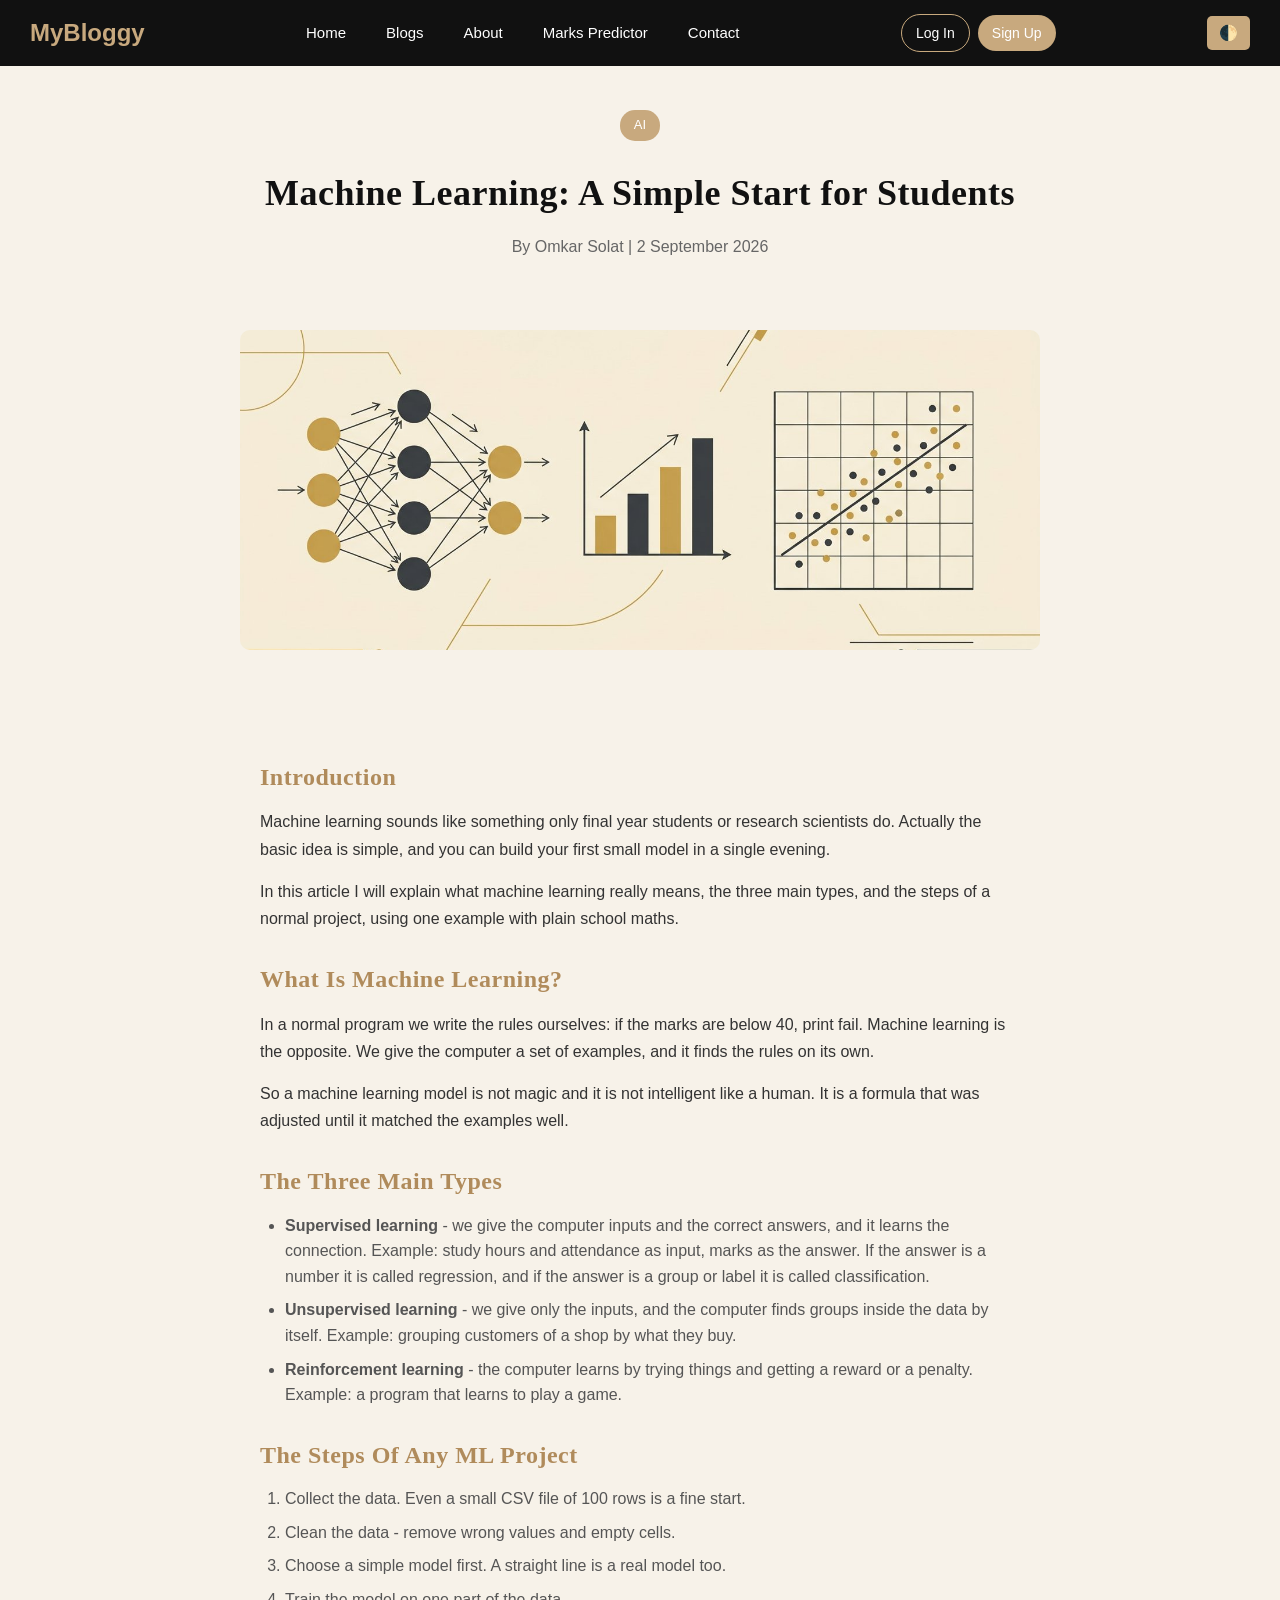
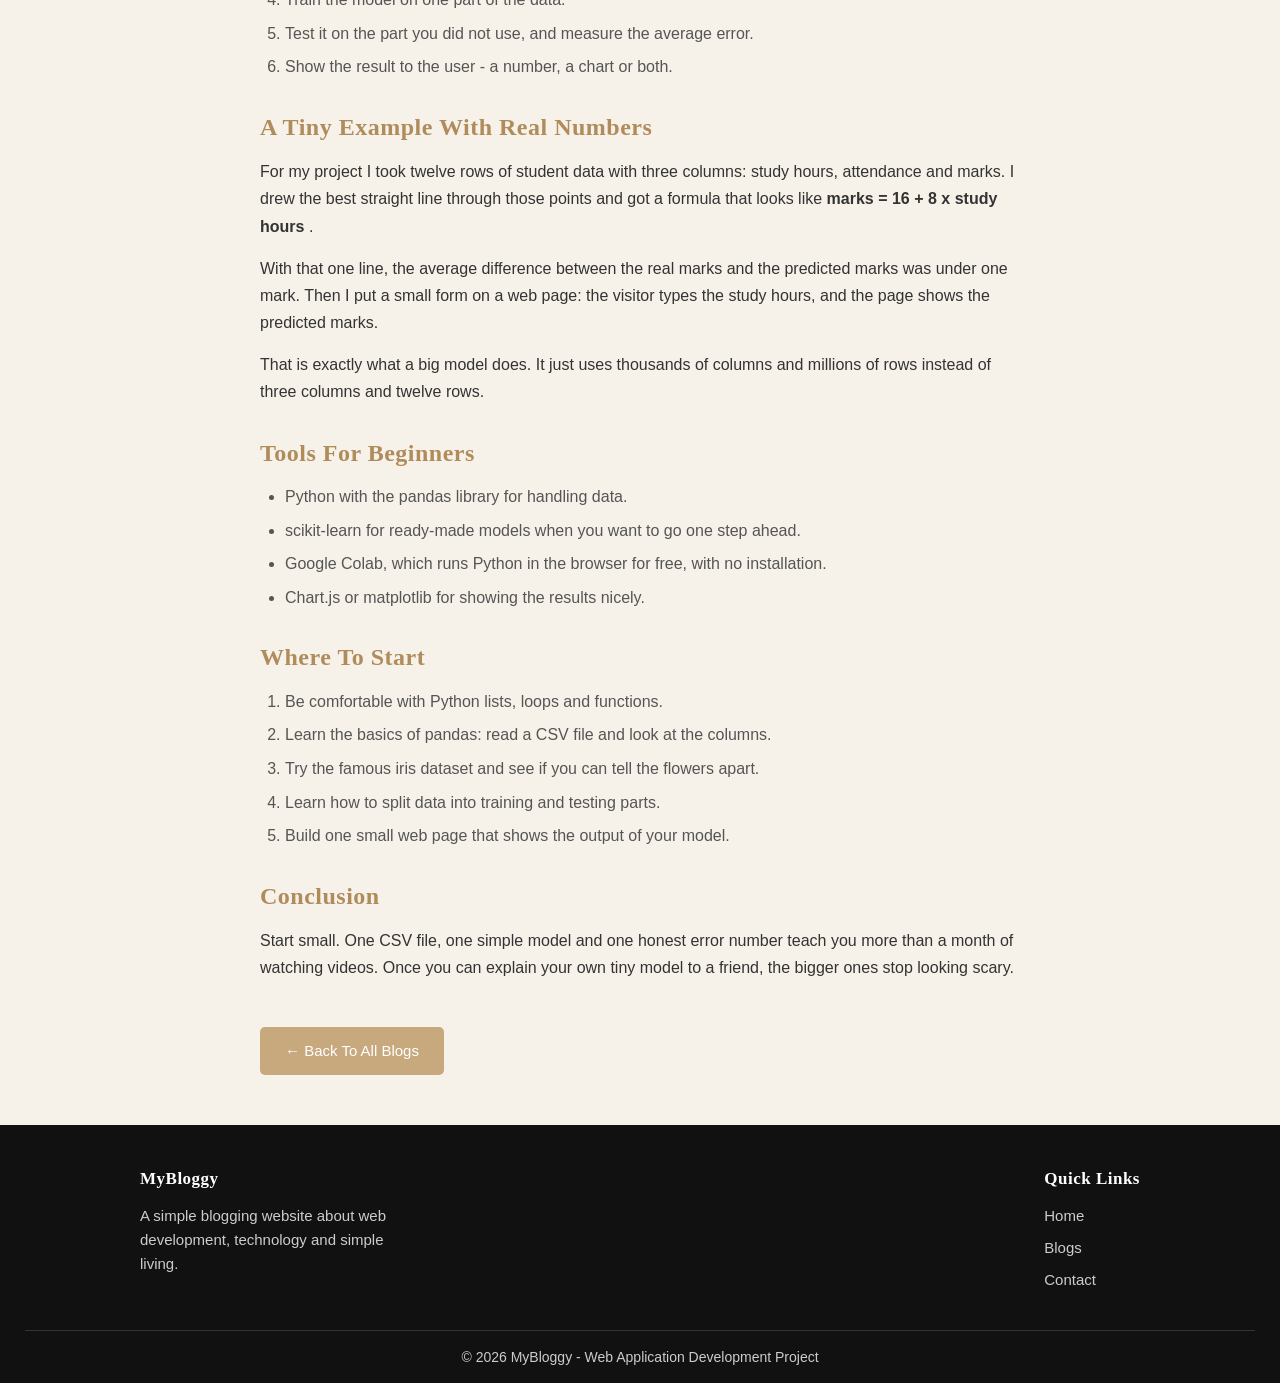
<file: blog6.html>
<!DOCTYPE html>
<html lang="en">
<head>
    <meta charset="UTF-8">
    <meta name="viewport" content="width=device-width, initial-scale=1.0">
    <title>Machine Learning: A Simple Start for Students - MyBloggy</title>
    <link rel="stylesheet" href="css/style.css?v=3">
</head>
<body>

    <!-- ================= NAVBAR ================= -->
    <nav>
        <h1 class="logo">MyBloggy</h1>

        <ul class="nav-links">
            <li><a href="index.html">Home</a></li>
            <li><a href="index.html#blogs">Blogs</a></li>
            <li><a href="index.html#about">About</a></li>
            <li><a href="predictor.html">Marks Predictor</a></li>
            <li><a href="contact.html">Contact</a></li>
        </ul>

        <!-- Log In / Sign Up buttons, or the name of the logged in user.
             This small box is filled by script.js -->
        <div id="user-box" class="user-box"></div>

        <button id="theme-btn">&#127763;</button>
        <button class="menu-toggle">&#8801;</button>
    </nav>

    <!-- ================= ARTICLE HEADING ================= -->
    <section class="article-header">
        <span class="tag">AI</span>
        <h1>Machine Learning: A Simple Start for Students</h1>
        <p>By Omkar Solat | 2 September 2026</p>
    </section>

    <!-- ================= ARTICLE IMAGE ================= -->
    <section class="article-image">
        <img src="images/img6.jpeg" alt="Illustration of a simple machine learning model">
    </section>

    <!-- ================= ARTICLE TEXT ================= -->
    <section class="article-content">
                <h2>
                 Introduction
                </h2>
                <p>
                 Machine learning sounds like something only final year students or research scientists do. Actually the basic idea is simple, and you can build your first small model in a single evening.
                </p>
                <p>
                 In this article I will explain what machine learning really means, the three main types, and the steps of a normal project, using one example with plain school maths.
                </p>
                <h2>
                 What Is Machine Learning?
                </h2>
                <p>
                 In a normal program we write the rules ourselves: if the marks are below 40, print fail. Machine learning is the opposite. We give the computer a set of examples, and it finds the rules on its own.
                </p>
                <p>
                 So a machine learning model is not magic and it is not intelligent like a human. It is a formula that was adjusted until it matched the examples well.
                </p>
                <h2>
                 The Three Main Types
                </h2>
                <ul>
                 <li>
                  <strong>
                   Supervised learning
                  </strong>
                  - we give the computer inputs and the correct answers, and it learns the connection. Example: study hours and attendance as input, marks as the answer. If the answer is a number it is called regression, and if the answer is a group or label it is called classification.
                 </li>
                 <li>
                  <strong>
                   Unsupervised learning
                  </strong>
                  - we give only the inputs, and the computer finds groups inside the data by itself. Example: grouping customers of a shop by what they buy.
                 </li>
                 <li>
                  <strong>
                   Reinforcement learning
                  </strong>
                  - the computer learns by trying things and getting a reward or a penalty. Example: a program that learns to play a game.
                 </li>
                </ul>
                <h2>
                 The Steps Of Any ML Project
                </h2>
                <ol>
                 <li>
                  Collect the data. Even a small CSV file of 100 rows is a fine start.
                 </li>
                 <li>
                  Clean the data - remove wrong values and empty cells.
                 </li>
                 <li>
                  Choose a simple model first. A straight line is a real model too.
                 </li>
                 <li>
                  Train the model on one part of the data.
                 </li>
                 <li>
                  Test it on the part you did not use, and measure the average error.
                 </li>
                 <li>
                  Show the result to the user - a number, a chart or both.
                 </li>
                </ol>
                <h2>
                 A Tiny Example With Real Numbers
                </h2>
                <p>
                 For my project I took twelve rows of student data with three columns: study hours, attendance and marks. I drew the best straight line through those points and got a formula that looks like
                 <strong>
                  marks = 16 + 8 x study hours
                 </strong>
                 .
                </p>
                <p>
                 With that one line, the average difference between the real marks and the predicted marks was under one mark. Then I put a small form on a web page: the visitor types the study hours, and the page shows the predicted marks.
                </p>
                <p>
                 That is exactly what a big model does. It just uses thousands of columns and millions of rows instead of three columns and twelve rows.
                </p>
                <h2>
                 Tools For Beginners
                </h2>
                <ul>
                 <li>
                  Python with the pandas library for handling data.
                 </li>
                 <li>
                  scikit-learn for ready-made models when you want to go one step ahead.
                 </li>
                 <li>
                  Google Colab, which runs Python in the browser for free, with no installation.
                 </li>
                 <li>
                  Chart.js or matplotlib for showing the results nicely.
                 </li>
                </ul>
                <h2>
                 Where To Start
                </h2>
                <ol>
                 <li>
                  Be comfortable with Python lists, loops and functions.
                 </li>
                 <li>
                  Learn the basics of pandas: read a CSV file and look at the columns.
                 </li>
                 <li>
                  Try the famous iris dataset and see if you can tell the flowers apart.
                 </li>
                 <li>
                  Learn how to split data into training and testing parts.
                 </li>
                 <li>
                  Build one small web page that shows the output of your model.
                 </li>
                </ol>
                <h2>
                 Conclusion
                </h2>
                <p>
                 Start small. One CSV file, one simple model and one honest error number teach you more than a month of watching videos. Once you can explain your own tiny model to a friend, the bigger ones stop looking scary.
                </p>
    </section>

    <!-- ================= BACK BUTTON ================= -->
    <section class="article-footer">
        <a href="index.html#blogs" class="btn">&larr; Back To All Blogs</a>
    </section>

    <!-- ================= FOOTER ================= -->
    <footer>
        <div class="footer-container">
            <div>
                <h3>MyBloggy</h3>
                <p>A simple blogging website about web development, technology and simple living.</p>
            </div>

            <div>
                <h3>Quick Links</h3>
                <ul>
                    <li><a href="index.html">Home</a></li>
                    <li><a href="index.html#blogs">Blogs</a></li>
                    <li><a href="contact.html">Contact</a></li>
                </ul>
            </div>
        </div>

        <p class="copyright">&copy; 2026 MyBloggy - Web Application Development Project</p>
    </footer>

    <script src="js/script.js?v=3"></script>
</body>
</html>
</file>
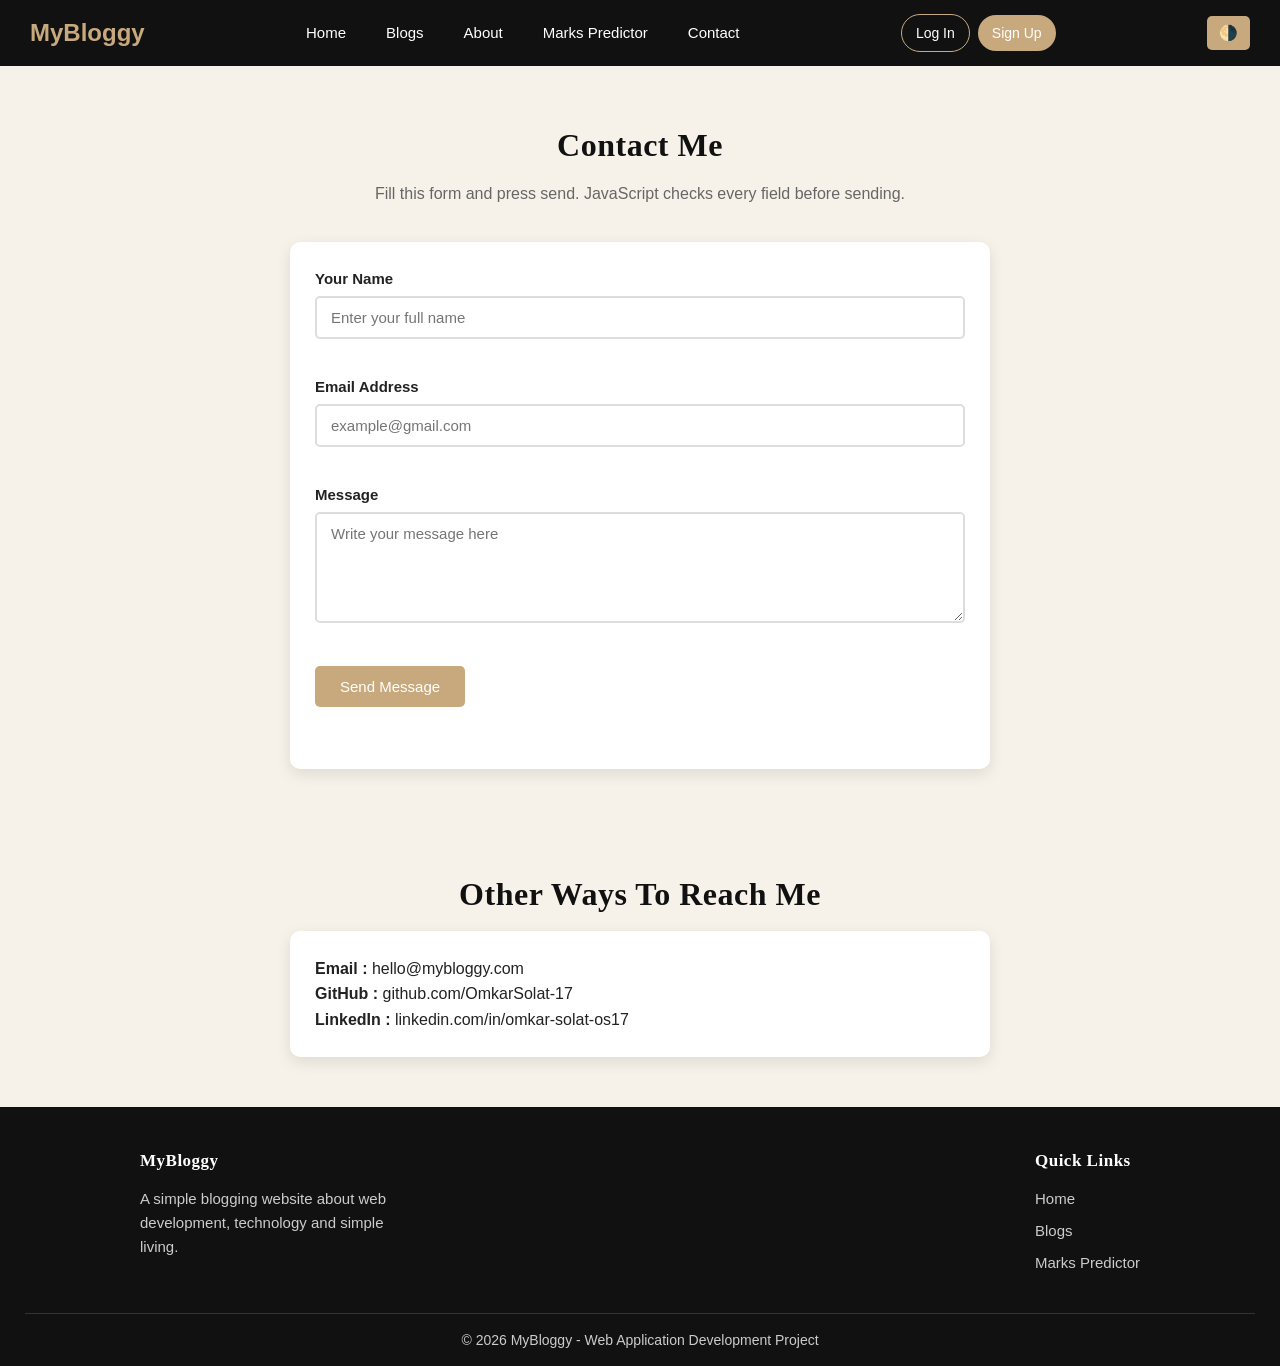
<file: contact.html>
<!DOCTYPE html>
<html lang="en">
<head>
    <meta charset="UTF-8">
    <meta name="viewport" content="width=device-width, initial-scale=1.0">
    <title>Contact - MyBloggy</title>
    <link rel="stylesheet" href="css/style.css?v=3">
</head>
<body>

    <!-- ================= NAVBAR ================= -->
    <nav>
        <h1 class="logo">MyBloggy</h1>

        <ul class="nav-links">
            <li><a href="index.html">Home</a></li>
            <li><a href="index.html#blogs">Blogs</a></li>
            <li><a href="index.html#about">About</a></li>
            <li><a href="predictor.html">Marks Predictor</a></li>
            <li><a href="contact.html">Contact</a></li>
        </ul>

        <!-- Log In / Sign Up buttons, or the name of the logged in user.
             This small box is filled by script.js -->
        <div id="user-box" class="user-box"></div>

        <button id="theme-btn">🌗</button>
        <button class="menu-toggle">≡</button>
    </nav>

    <!-- ================= CONTACT FORM ================= -->
    <section>
        <h2 class="section-title">Contact Me</h2>
        <p class="section-subtitle">
            Fill this form and press send. JavaScript checks every field before sending.
        </p>

        <div class="predictor-box">

            <form id="contact-form" novalidate>

                <div class="form-row">
                    <label for="name">Your Name</label>
                    <input type="text" id="name" placeholder="Enter your full name">
                    <p class="error-text" id="name-error"></p>
                </div>

                <div class="form-row">
                    <label for="email">Email Address</label>
                    <input type="text" id="email" placeholder="example@gmail.com">
                    <p class="error-text" id="email-error"></p>
                </div>

                <div class="form-row">
                    <label for="message">Message</label>
                    <textarea id="message" rows="5" placeholder="Write your message here"></textarea>
                    <p class="error-text" id="message-error"></p>
                </div>

                <button type="submit" class="btn">Send Message</button>
            </form>

            <p class="form-message" id="contact-message"></p>
        </div>
    </section>

    <!-- ================= OTHER DETAILS ================= -->
    <section>
        <h2 class="section-title">Other Ways To Reach Me</h2>

        <div class="predictor-box">
            <p><strong>Email :</strong> hello@mybloggy.com</p>
            <p><strong>GitHub :</strong> github.com/OmkarSolat-17</p>
            <p><strong>LinkedIn :</strong> linkedin.com/in/omkar-solat-os17</p>
        </div>
    </section>

    <!-- ================= FOOTER ================= -->
    <footer>
        <div class="footer-container">
            <div>
                <h3>MyBloggy</h3>
                <p>A simple blogging website about web development, technology and simple living.</p>
            </div>

            <div>
                <h3>Quick Links</h3>
                <ul>
                    <li><a href="index.html">Home</a></li>
                    <li><a href="index.html#blogs">Blogs</a></li>
                    <li><a href="predictor.html">Marks Predictor</a></li>
                </ul>
            </div>
        </div>

        <p class="copyright">© 2026 MyBloggy - Web Application Development Project</p>
    </footer>

    <script src="js/script.js?v=3"></script>
</body>
</html>
</file>
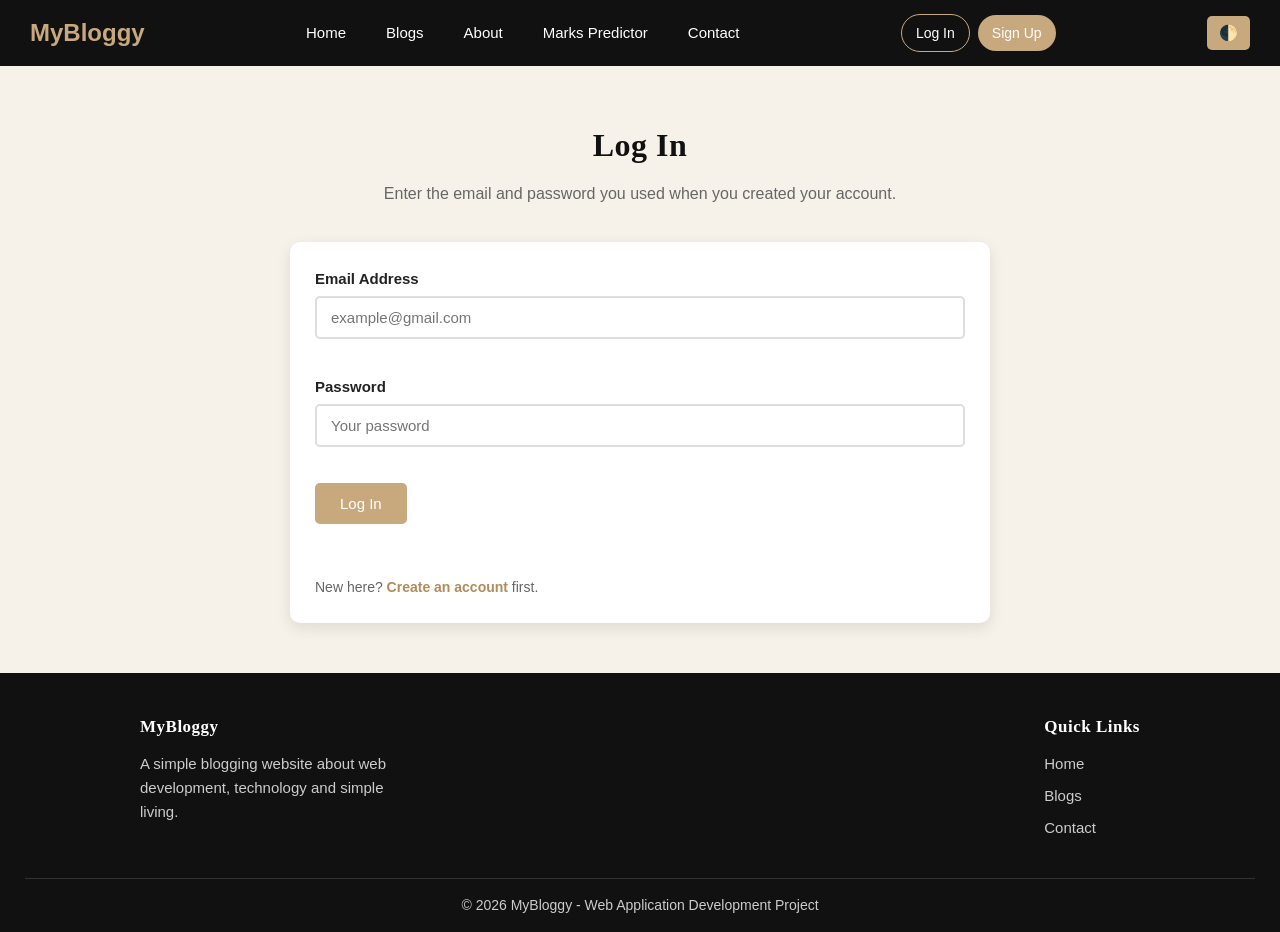
<file: login.html>
<!DOCTYPE html>
<html lang="en">
<head>
    <meta charset="UTF-8">
    <meta name="viewport" content="width=device-width, initial-scale=1.0">
    <title>Log In - MyBloggy</title>
    <link rel="stylesheet" href="css/style.css?v=3">
</head>
<body>

    <!-- ================= NAVBAR ================= -->
    <nav>
        <h1 class="logo">MyBloggy</h1>

        <ul class="nav-links">
            <li><a href="index.html">Home</a></li>
            <li><a href="index.html#blogs">Blogs</a></li>
            <li><a href="index.html#about">About</a></li>
            <li><a href="predictor.html">Marks Predictor</a></li>
            <li><a href="contact.html">Contact</a></li>
        </ul>

        <!-- Log In / Sign Up buttons, or the name of the logged in user.
             This small box is filled by script.js -->
        <div id="user-box" class="user-box"></div>

        <button id="theme-btn">&#127763;</button>
        <button class="menu-toggle">&#8801;</button>
    </nav>

    <!-- ================= LOG IN FORM ================= -->
    <section>
        <h2 class="section-title">Log In</h2>
        <p class="section-subtitle">
            Enter the email and password you used when you created your account.
        </p>

        <div class="predictor-box">

            <form id="login-form" novalidate>

                <div class="form-row">
                    <label for="login-email">Email Address</label>
                    <input type="text" id="login-email" placeholder="example@gmail.com">
                    <p class="error-text" id="login-email-error"></p>
                </div>

                <div class="form-row">
                    <label for="login-password">Password</label>
                    <input type="password" id="login-password" placeholder="Your password">
                    <p class="error-text" id="login-password-error"></p>
                </div>

                <button type="submit" class="btn">Log In</button>
            </form>

            <p class="form-message" id="login-message"></p>

            <p class="auth-note">
                New here? <a href="signup.html">Create an account</a> first.
            </p>
        </div>
    </section>

    <!-- ================= FOOTER ================= -->
    <footer>
        <div class="footer-container">
            <div>
                <h3>MyBloggy</h3>
                <p>A simple blogging website about web development, technology and simple living.</p>
            </div>

            <div>
                <h3>Quick Links</h3>
                <ul>
                    <li><a href="index.html">Home</a></li>
                    <li><a href="index.html#blogs">Blogs</a></li>
                    <li><a href="contact.html">Contact</a></li>
                </ul>
            </div>
        </div>

        <p class="copyright">© 2026 MyBloggy - Web Application Development Project</p>
    </footer>

    <script src="js/script.js?v=3"></script>
</body>
</html>
</file>
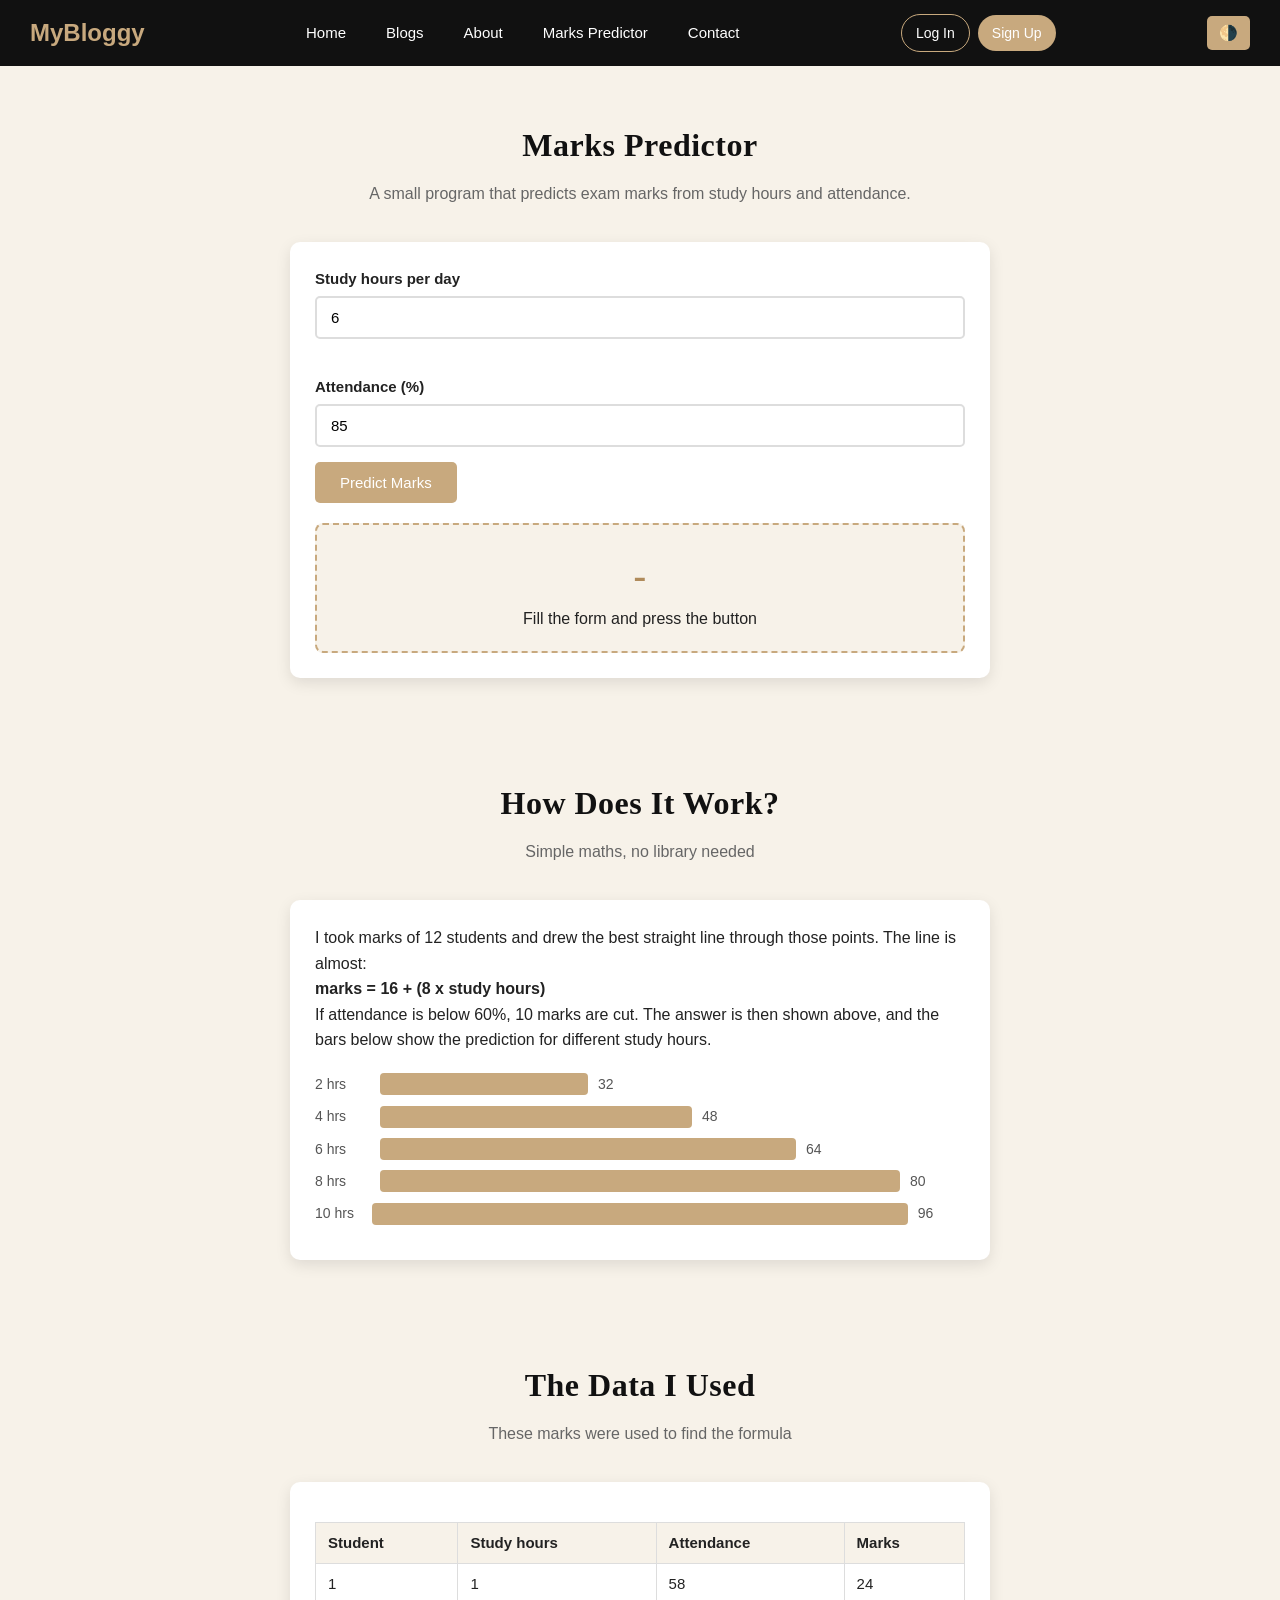
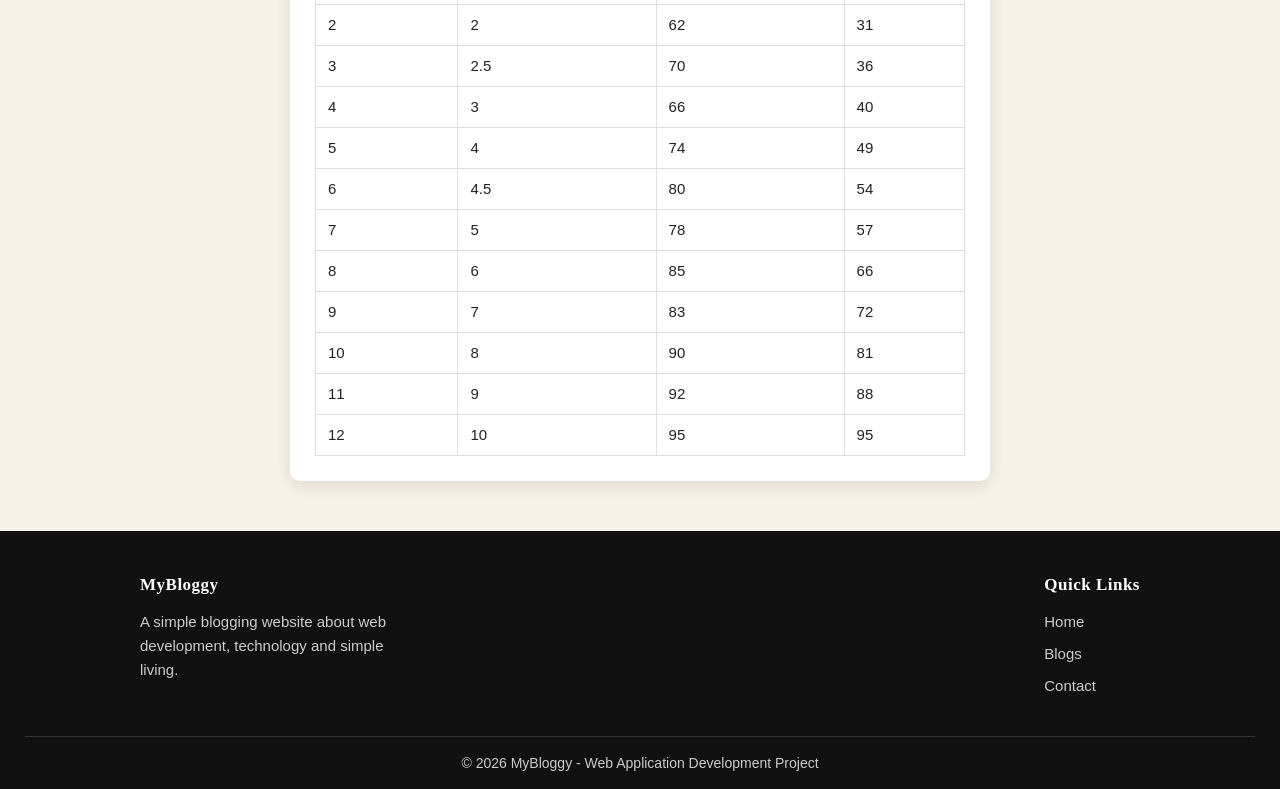
<file: predictor.html>
<!DOCTYPE html>
<html lang="en">
<head>
    <meta charset="UTF-8">
    <meta name="viewport" content="width=device-width, initial-scale=1.0">
    <title>Marks Predictor - MyBloggy</title>
    <link rel="stylesheet" href="css/style.css?v=3">
</head>
<body>

    <!-- ================= NAVBAR ================= -->
    <nav>
        <h1 class="logo">MyBloggy</h1>

        <ul class="nav-links">
            <li><a href="index.html">Home</a></li>
            <li><a href="index.html#blogs">Blogs</a></li>
            <li><a href="index.html#about">About</a></li>
            <li><a href="predictor.html">Marks Predictor</a></li>
            <li><a href="contact.html">Contact</a></li>
        </ul>

        <!-- Log In / Sign Up buttons, or the name of the logged in user.
             This small box is filled by script.js -->
        <div id="user-box" class="user-box"></div>

        <button id="theme-btn">🌗</button>
        <button class="menu-toggle">≡</button>
    </nav>

    <!-- ================= INTRO ================= -->
    <section>
        <h2 class="section-title">Marks Predictor</h2>
        <p class="section-subtitle">
            A small program that predicts exam marks from study hours and attendance.
        </p>

        <!-- ================= THE FORM ================= -->
        <div class="predictor-box">

            <!-- novalidate switches off the browser's own checking,
                 so our JavaScript validation below is the one that runs -->
            <form id="predict-form" novalidate>

                <div class="form-row">
                    <label for="hours">Study hours per day</label>
                    <input type="number" id="hours" value="6" step="1" min="0" max="12">
                    <p class="error-text" id="hours-error"></p>
                </div>

                <div class="form-row">
                    <label for="attendance">Attendance (%)</label>
                    <input type="number" id="attendance" value="85" step="1" min="0" max="100">
                </div>

                <button type="submit" class="btn">Predict Marks</button>
            </form>

            <div class="result-box">
                <h3 id="result-marks">-</h3>
                <p id="result-grade">Fill the form and press the button</p>
            </div>
        </div>
    </section>

    <!-- ================= HOW IT WORKS ================= -->
    <section>
        <h2 class="section-title">How Does It Work?</h2>
        <p class="section-subtitle">Simple maths, no library needed</p>

        <div class="predictor-box">
            <p>
                I took marks of 12 students and drew the best straight line through
                those points. The line is almost:
            </p>
            <p><strong>marks = 16 + (8 x study hours)</strong></p>
            <p>
                If attendance is below 60%, 10 marks are cut. The answer is then shown
                above, and the bars below show the prediction for different study hours.
            </p>

            <div id="bars" style="margin-top: 20px;"></div>
        </div>
    </section>

    <!-- ================= SAMPLE DATA ================= -->
    <section>
        <h2 class="section-title">The Data I Used</h2>
        <p class="section-subtitle">These marks were used to find the formula</p>

        <div class="predictor-box">
            <table>
                <tr>
                    <th>Student</th>
                    <th>Study hours</th>
                    <th>Attendance</th>
                    <th>Marks</th>
                </tr>
                <tr>
                    <td>1</td>
                    <td>1</td>
                    <td>58</td>
                    <td>24</td>
                </tr>
                <tr>
                    <td>2</td>
                    <td>2</td>
                    <td>62</td>
                    <td>31</td>
                </tr>
                <tr>
                    <td>3</td>
                    <td>2.5</td>
                    <td>70</td>
                    <td>36</td>
                </tr>
                <tr>
                    <td>4</td>
                    <td>3</td>
                    <td>66</td>
                    <td>40</td>
                </tr>
                <tr>
                    <td>5</td>
                    <td>4</td>
                    <td>74</td>
                    <td>49</td>
                </tr>
                <tr>
                    <td>6</td>
                    <td>4.5</td>
                    <td>80</td>
                    <td>54</td>
                </tr>
                <tr>
                    <td>7</td>
                    <td>5</td>
                    <td>78</td>
                    <td>57</td>
                </tr>
                <tr>
                    <td>8</td>
                    <td>6</td>
                    <td>85</td>
                    <td>66</td>
                </tr>
                <tr>
                    <td>9</td>
                    <td>7</td>
                    <td>83</td>
                    <td>72</td>
                </tr>
                <tr>
                    <td>10</td>
                    <td>8</td>
                    <td>90</td>
                    <td>81</td>
                </tr>
                <tr>
                    <td>11</td>
                    <td>9</td>
                    <td>92</td>
                    <td>88</td>
                </tr>
                <tr>
                    <td>12</td>
                    <td>10</td>
                    <td>95</td>
                    <td>95</td>
                </tr>
            </table>
        </div>
    </section>

    <!-- ================= FOOTER ================= -->
    <footer>
        <div class="footer-container">
            <div>
                <h3>MyBloggy</h3>
                <p>A simple blogging website about web development, technology and simple living.</p>
            </div>

            <div>
                <h3>Quick Links</h3>
                <ul>
                    <li><a href="index.html">Home</a></li>
                    <li><a href="index.html#blogs">Blogs</a></li>
                    <li><a href="contact.html">Contact</a></li>
                </ul>
            </div>
        </div>

        <p class="copyright">© 2026 MyBloggy - Web Application Development Project</p>
    </footer>

    <script src="js/script.js?v=3"></script>
</body>
</html>
</file>
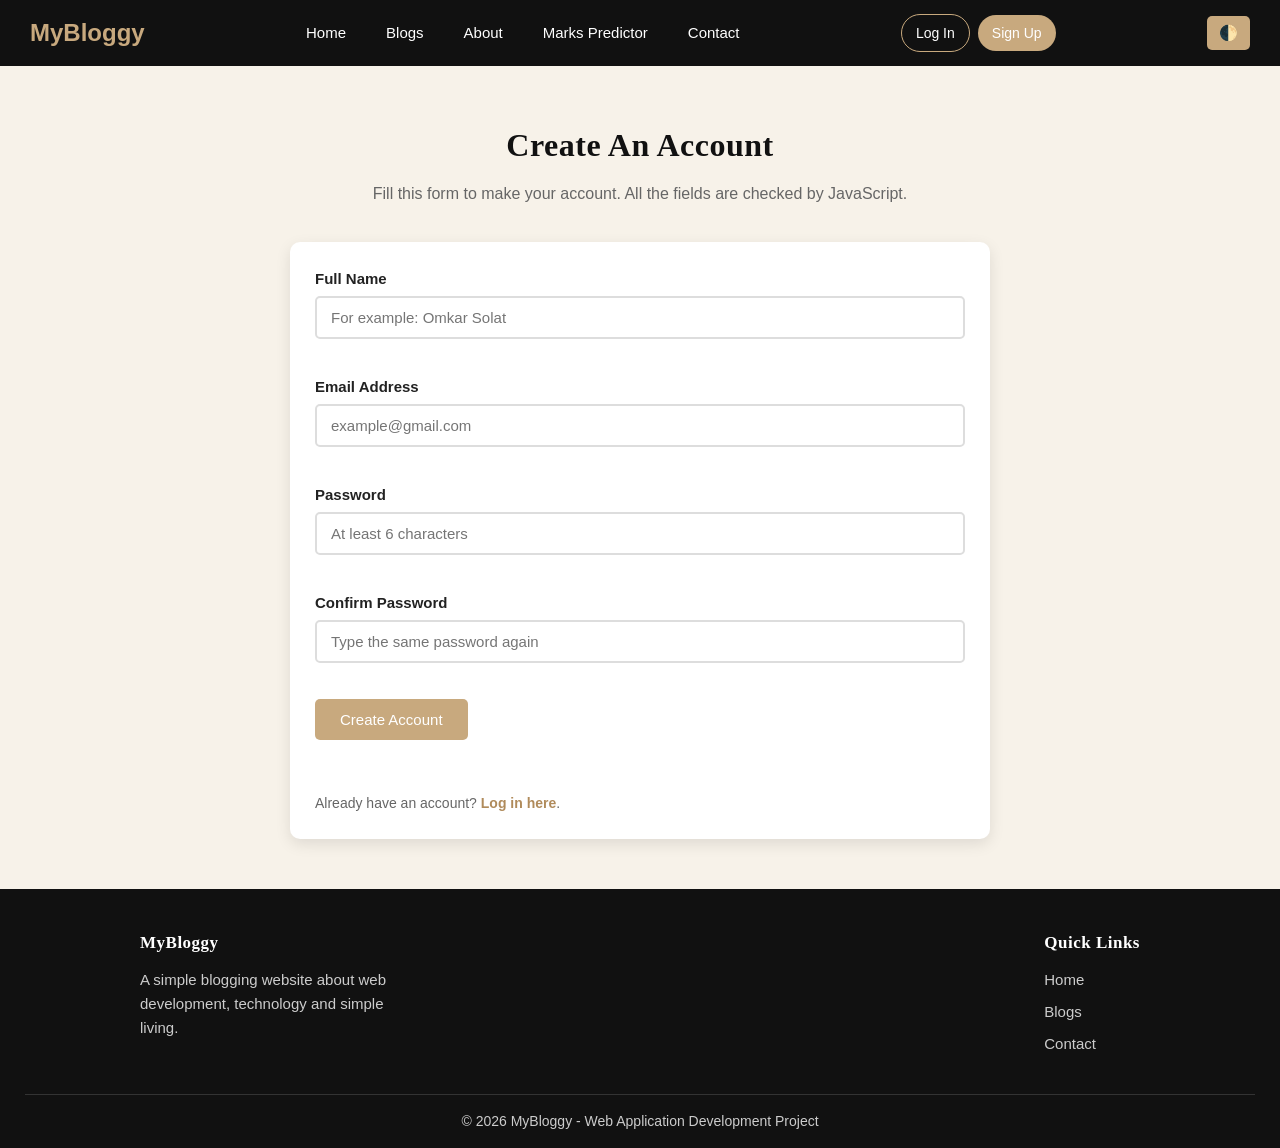
<file: signup.html>
<!DOCTYPE html>
<html lang="en">
<head>
    <meta charset="UTF-8">
    <meta name="viewport" content="width=device-width, initial-scale=1.0">
    <title>Sign Up - MyBloggy</title>
    <link rel="stylesheet" href="css/style.css?v=3">
</head>
<body>

    <!-- ================= NAVBAR ================= -->
    <nav>
        <h1 class="logo">MyBloggy</h1>

        <ul class="nav-links">
            <li><a href="index.html">Home</a></li>
            <li><a href="index.html#blogs">Blogs</a></li>
            <li><a href="index.html#about">About</a></li>
            <li><a href="predictor.html">Marks Predictor</a></li>
            <li><a href="contact.html">Contact</a></li>
        </ul>

        <!-- Log In / Sign Up buttons, or the name of the logged in user.
             This small box is filled by script.js -->
        <div id="user-box" class="user-box"></div>

        <button id="theme-btn">&#127763;</button>
        <button class="menu-toggle">&#8801;</button>
    </nav>

    <!-- ================= SIGN UP FORM ================= -->
    <section>
        <h2 class="section-title">Create An Account</h2>
        <p class="section-subtitle">
            Fill this form to make your account. All the fields are checked by JavaScript.
        </p>

        <div class="predictor-box">

            <form id="signup-form" novalidate>

                <div class="form-row">
                    <label for="signup-name">Full Name</label>
                    <input type="text" id="signup-name" placeholder="For example: Omkar Solat">
                    <p class="error-text" id="signup-name-error"></p>
                </div>

                <div class="form-row">
                    <label for="signup-email">Email Address</label>
                    <input type="text" id="signup-email" placeholder="example@gmail.com">
                    <p class="error-text" id="signup-email-error"></p>
                </div>

                <div class="form-row">
                    <label for="signup-password">Password</label>
                    <input type="password" id="signup-password" placeholder="At least 6 characters">
                    <p class="error-text" id="signup-password-error"></p>
                </div>

                <div class="form-row">
                    <label for="signup-confirm">Confirm Password</label>
                    <input type="password" id="signup-confirm" placeholder="Type the same password again">
                    <p class="error-text" id="signup-confirm-error"></p>
                </div>

                <button type="submit" class="btn">Create Account</button>
            </form>

            <p class="form-message" id="signup-message"></p>

            <p class="auth-note">
                Already have an account? <a href="login.html">Log in here</a>.
            </p>
        </div>
    </section>

    <!-- ================= FOOTER ================= -->
    <footer>
        <div class="footer-container">
            <div>
                <h3>MyBloggy</h3>
                <p>A simple blogging website about web development, technology and simple living.</p>
            </div>

            <div>
                <h3>Quick Links</h3>
                <ul>
                    <li><a href="index.html">Home</a></li>
                    <li><a href="index.html#blogs">Blogs</a></li>
                    <li><a href="contact.html">Contact</a></li>
                </ul>
            </div>
        </div>

        <p class="copyright">© 2026 MyBloggy - Web Application Development Project</p>
    </footer>

    <script src="js/script.js?v=3"></script>
</body>
</html>
</file>
<file: css/style.css>
/* =============================================================
   MYBLOGGY - style.css
   Simple blogging website
   Subject : Web Application Development
   Topics  : box model, colors, fonts, flexbox, grid, media queries
   ============================================================= */

/* ---------- 1. RESET ---------- */
* {
    margin: 0;
    padding: 0;
    box-sizing: border-box;
}

html {
    scroll-behavior: smooth;
}

body {
    font-family: "Segoe UI", Tahoma, Verdana, Arial, sans-serif;
    background-color: #f7f2e9;
    color: #222222;
    line-height: 1.6;
    padding-top: 70px;      /* space for the fixed navbar */
}

img {
    max-width: 100%;
    display: block;
}

a {
    text-decoration: none;
    color: inherit;
}

/* ---------- 2. NAVBAR ---------- */
nav {
    position: fixed;
    top: 0;
    left: 0;
    width: 100%;
    z-index: 100;
    background-color: #111111;
    color: #ffffff;
    display: flex;
    justify-content: space-between;
    align-items: center;
    padding: 14px 30px;
}

.logo {
    font-size: 24px;
    color: #c8a97e;
}

.nav-links {
    display: flex;
    gap: 20px;
    list-style: none;
}

.nav-links a {
    color: #ffffff;
    font-size: 15px;
    padding: 5px 10px;
    border-radius: 5px;
}

.nav-links a:hover {
    background-color: #c8a97e;
}

/* the link of the section you are reading */
.nav-links a.active {
    color: #c8a97e;
}

.menu-toggle {
    display: none;
    font-size: 26px;
    cursor: pointer;
    background: none;
    border: none;
    color: #ffffff;
}

#theme-btn {
    background-color: #c8a97e;
    color: #ffffff;
    border: none;
    padding: 8px 12px;
    border-radius: 5px;
    font-size: 15px;
    cursor: pointer;
}

#theme-btn:hover {
    background-color: #b08b5b;
}

/* ---------- 3. HERO SECTION ---------- */
.hero {
    min-height: 70vh;
    display: flex;
    flex-direction: column;
    justify-content: center;
    align-items: center;
    text-align: center;
    padding: 40px 20px;
}

.hero h1 {
    font-size: 45px;
    margin-bottom: 15px;
    color: #111111;
}

#typing-text {
    font-size: 20px;
    color: #b08b5b;
    font-weight: bold;
    min-height: 32px;
    margin-bottom: 15px;
}

.hero p {
    max-width: 600px;
    color: #555555;
    margin-bottom: 25px;
}

/* ---------- 4. BUTTONS ---------- */
.btn {
    display: inline-block;
    background-color: #c8a97e;
    color: #ffffff;
    border: none;
    padding: 12px 25px;
    border-radius: 5px;
    font-size: 15px;
    font-family: inherit;
    cursor: pointer;
}

.btn:hover {
    background-color: #b08b5b;
}

.btn-outline {
    background-color: transparent;
    border: 2px solid #c8a97e;
    color: #b08b5b;
}

/* ---------- 5. SECTION HEADINGS ---------- */
section {
    padding: 50px 25px;
}

.section-title {
    text-align: center;
    font-size: 32px;
    margin-bottom: 10px;
    color: #111111;
}

.section-subtitle {
    text-align: center;
    color: #666666;
    margin-bottom: 35px;
}

/* ---------- 6. FEATURED ARTICLE ---------- */
.featured {
    display: flex;
    flex-wrap: wrap;
    align-items: center;
    justify-content: center;
    gap: 40px;
    max-width: 1000px;
    margin: auto;
}

.featured img {
    width: 500px;
    border-radius: 10px;
}

.featured-content {
    max-width: 450px;
}

.tag {
    display: inline-block;
    background-color: #c8a97e;
    color: #ffffff;
    padding: 5px 14px;
    border-radius: 15px;
    font-size: 13px;
    margin-bottom: 12px;
}

.featured-content h3 {
    font-size: 28px;
    margin-bottom: 12px;
}

.featured-content p {
    color: #555555;
    margin-bottom: 20px;
}

/* ---------- 7. TRENDING SLIDER ---------- */
.slider {
    max-width: 850px;
    margin: auto;
    background-color: #ffffff;
    border-radius: 10px;
    box-shadow: 0 5px 15px rgba(0, 0, 0, 0.1);
    overflow: hidden;
}

#slider-image {
    width: 100%;
    height: 300px;
    object-fit: cover;
}

.slider-content {
    padding: 20px;
    text-align: center;
}

.slider-content h3 {
    color: #b08b5b;
    margin-bottom: 10px;
}

.slider-content p {
    color: #666666;
    margin-bottom: 15px;
}

.slider-dots {
    display: flex;
    justify-content: center;
    gap: 10px;
    padding-bottom: 20px;
}

.dot {
    width: 12px;
    height: 12px;
    border: none;
    border-radius: 50%;
    background-color: #dddddd;
    cursor: pointer;
}

.dot.active {
    background-color: #c8a97e;
}

/* ---------- 8. SEARCH AND FILTER ---------- */
.toolbar {
    display: flex;
    flex-wrap: wrap;
    justify-content: center;
    gap: 15px;
    max-width: 900px;
    margin: 0 auto 30px;
}

#search-input {
    width: 320px;
    max-width: 100%;
    padding: 12px 15px;
    font-size: 15px;
    font-family: inherit;
    border: 2px solid #dddddd;
    border-radius: 5px;
    outline: none;
}

#search-input:focus {
    border-color: #c8a97e;
}

.filter-buttons {
    display: flex;
    flex-wrap: wrap;
    gap: 10px;
    justify-content: center;
}

.filter-btn {
    background-color: #ffffff;
    color: #555555;
    border: 2px solid #dddddd;
    border-radius: 20px;
    padding: 8px 18px;
    font-size: 14px;
    font-family: inherit;
    cursor: pointer;
}

.filter-btn:hover {
    border-color: #c8a97e;
    color: #b08b5b;
}

.filter-btn.active {
    background-color: #c8a97e;
    border-color: #c8a97e;
    color: #ffffff;
}

#no-result {
    display: none;
    text-align: center;
    color: #666666;
    font-size: 17px;
    padding: 20px;
}

/* ---------- 9. BLOG CARDS (CSS Grid) ---------- */
.blog-container {
    display: grid;
    grid-template-columns: repeat(3, 1fr);
    gap: 25px;
    max-width: 1050px;
    margin: auto;
}

.blog-card {
    background-color: #ffffff;
    border-radius: 10px;
    overflow: hidden;
    box-shadow: 0 5px 15px rgba(0, 0, 0, 0.1);
    display: flex;
    flex-direction: column;
}

.blog-card:hover {
    box-shadow: 0 10px 22px rgba(0, 0, 0, 0.18);
}

.blog-card img {
    width: 100%;
    height: 180px;
    object-fit: cover;
}

.blog-content {
    padding: 18px;
    display: flex;
    flex-direction: column;
    flex-grow: 1;
}

.blog-content h3 {
    font-size: 19px;
    margin-bottom: 8px;
}

.blog-content p {
    color: #666666;
    font-size: 15px;
    margin-bottom: 15px;
}

.blog-content .btn {
    margin-top: auto;
    align-self: flex-start;
    padding: 9px 18px;
    font-size: 14px;
}

/* ---------- 10. ABOUT THE AUTHOR ---------- */
.about {
    display: flex;
    flex-wrap: wrap;
    align-items: center;
    justify-content: center;
    gap: 40px;
    max-width: 900px;
    margin: auto;
}

.about img {
    width: 220px;
    height: 220px;
    object-fit: cover;
    border-radius: 50%;
}

.about-content {
    max-width: 480px;
}

.about-content h3 {
    font-size: 24px;
    color: #b08b5b;
    margin: 8px 0 12px;
}

.about-content p {
    color: #555555;
    margin-bottom: 18px;
}

.author-tags {
    display: flex;
    flex-wrap: wrap;
    gap: 10px;
    margin-bottom: 18px;
}

.author-tags span {
    background-color: #111111;
    color: #ffffff;
    padding: 6px 14px;
    border-radius: 15px;
    font-size: 13px;
}

/* ---------- 11. NEWSLETTER ---------- */
.newsletter {
    background-color: #111111;
    color: #ffffff;
    text-align: center;
}

.newsletter h2 {
    font-size: 30px;
    margin-bottom: 12px;
}

.newsletter p {
    color: #cccccc;
    margin-bottom: 25px;
}

.newsletter-form {
    display: flex;
    flex-wrap: wrap;
    justify-content: center;
    gap: 12px;
}

.newsletter-form input {
    width: 300px;
    max-width: 100%;
    padding: 12px 15px;
    border: none;
    border-radius: 5px;
    font-size: 15px;
    font-family: inherit;
    outline: none;
}

.form-message {
    margin-top: 15px;
    font-size: 15px;
    min-height: 22px;
}

.form-message.error {
    color: #ff9a9a;
}

.form-message.success {
    color: #9adea0;
}

#subscriber-count {
    margin-top: 12px;
    font-size: 14px;
    color: #c8a97e;
}

/* ---------- 12. FOOTER ---------- */
footer {
    background-color: #111111;
    color: #cccccc;
    padding: 40px 25px 15px;
}

.footer-container {
    display: flex;
    flex-wrap: wrap;
    justify-content: space-between;
    gap: 30px;
    max-width: 1000px;
    margin: auto;
}

.footer-container h3 {
    color: #ffffff;
    margin-bottom: 12px;
    font-size: 17px;
}

.footer-container p {
    font-size: 15px;
    max-width: 280px;
}

.footer-container ul {
    list-style: none;
}

.footer-container li {
    margin-bottom: 8px;
    font-size: 15px;
}

.footer-container a:hover {
    color: #c8a97e;
}

.copyright {
    text-align: center;
    border-top: 1px solid #333333;
    margin-top: 30px;
    padding-top: 15px;
    font-size: 14px;
}

/* ---------- 13. ARTICLE PAGE ---------- */
.article-header {
    text-align: center;
    padding: 40px 20px 20px;
}

.article-header h1 {
    font-size: 36px;
    margin: 12px 0;
    color: #111111;
}

.article-header p {
    color: #666666;
}

.article-image img {
    width: 100%;
    max-width: 800px;
    height: 320px;
    object-fit: cover;
    border-radius: 10px;
    margin: auto;
}

.article-content {
    max-width: 800px;
    margin: auto;
    padding: 30px 20px;
}

.article-content h2 {
    color: #b08b5b;
    font-size: 24px;
    margin: 28px 0 12px;
}

.article-content p {
    margin-bottom: 15px;
    color: #333333;
}

.article-content ul,
.article-content ol {
    margin: 0 0 20px 25px;
}

.article-content li {
    margin-bottom: 8px;
    color: #555555;
}

.article-footer {
    max-width: 800px;
    margin: auto;
    padding: 0 20px 50px;
}

/* ---------- 14. PREDICTOR PAGE ---------- */
.predictor-box {
    max-width: 700px;
    margin: auto;
    background-color: #ffffff;
    border-radius: 10px;
    padding: 25px;
    box-shadow: 0 5px 15px rgba(0, 0, 0, 0.1);
}

.form-row {
    margin-bottom: 15px;
}

.form-row label {
    display: block;
    margin-bottom: 5px;
    font-size: 15px;
    font-weight: bold;
}

.form-row input,
.form-row textarea {
    width: 100%;
    padding: 11px 14px;
    font-size: 15px;
    font-family: inherit;
    border: 2px solid #dddddd;
    border-radius: 5px;
    outline: none;
}

.form-row input:focus,
.form-row textarea:focus {
    border-color: #c8a97e;
}

.error-text {
    color: #d9534f;
    font-size: 13px;
    min-height: 18px;
    margin-top: 3px;
}

.result-box {
    background-color: #f7f2e9;
    border: 2px dashed #c8a97e;
    border-radius: 8px;
    padding: 20px;
    text-align: center;
    margin-top: 20px;
}

#result-marks {
    font-size: 38px;
    color: #b08b5b;
}

.bar-row {
    display: flex;
    align-items: center;
    gap: 10px;
    margin-bottom: 10px;
}

.bar-row span {
    width: 55px;
    font-size: 14px;
    color: #555555;
}

.bar {
    height: 22px;
    background-color: #c8a97e;
    border-radius: 4px;
    min-width: 4px;
}

/* a table of sample data */
table {
    width: 100%;
    border-collapse: collapse;
    margin-top: 15px;
    font-size: 15px;
}

th,
td {
    border: 1px solid #dddddd;
    padding: 8px 12px;
    text-align: left;
}

th {
    background-color: #f7f2e9;
}

/* ---------- 15. DARK THEME ---------- */
body.dark-theme {
    background-color: #1b1b1b;
    color: #eeeeee;
}

body.dark-theme .hero h1,
body.dark-theme .section-title,
body.dark-theme .blog-content h3,
body.dark-theme .featured-content h3,
body.dark-theme .article-header h1 {
    color: #ffffff;
}

body.dark-theme .blog-card,
body.dark-theme .slider,
body.dark-theme .predictor-box {
    background-color: #2a2a2a;
}

body.dark-theme .blog-content p,
body.dark-theme .featured-content p,
body.dark-theme .hero p,
body.dark-theme .section-subtitle,
body.dark-theme .article-content p {
    color: #cccccc;
}

body.dark-theme #search-input,
body.dark-theme .filter-btn,
body.dark-theme .form-row input,
body.dark-theme .form-row textarea {
    background-color: #2a2a2a;
    color: #eeeeee;
    border-color: #444444;
}

body.dark-theme .result-box {
    background-color: #2a2a2a;
}

/* ---------- 16. MOBILE (media query) ---------- */
@media (max-width: 768px) {

    body {
        padding-top: 64px;
    }

    nav {
        flex-wrap: wrap;
        padding: 12px 18px;
    }

    .menu-toggle {
        display: block;
    }

    /* the menu is hidden until JavaScript adds .show-menu */
    .nav-links {
        display: none;
        order: 3;
        width: 100%;
        flex-direction: column;
        gap: 5px;
        padding-top: 10px;
    }

    .nav-links.show-menu {
        display: flex;
    }

    .hero h1 {
        font-size: 30px;
    }

    .section-title {
        font-size: 24px;
    }

    .featured img {
        width: 100%;
    }

    .blog-container {
        grid-template-columns: 1fr;
    }

    #slider-image {
        height: 200px;
    }

    .about img {
        width: 170px;
        height: 170px;
    }

    .footer-container {
        flex-direction: column;
    }

    .article-header h1 {
        font-size: 26px;
    }

    .article-image img {
        height: 190px;
    }
}

/* =============================================================
   17. SMALL ANIMATIONS
   Just a few gentle effects - transitions on hover and a soft
   fade-in when the page opens. Nothing heavy.
   ============================================================= */

/* ---- 1. buttons and small items move a little on hover ---- */
.btn,
.filter-btn,
#theme-btn,
.dot,
.nav-links a {
    transition: background-color 0.25s, color 0.25s,
                border-color 0.25s, transform 0.25s;
}

.btn:hover {
    transform: translateY(-2px);
}

.btn:active {
    transform: translateY(0);
}

.filter-btn:hover {
    transform: translateY(-2px);
}

#theme-btn:hover {
    transform: rotate(-12deg);
}

.dot:hover {
    transform: scale(1.3);
}

/* ---- 2. blog cards lift up and the photo zooms a little ---- */
.blog-card {
    transition: transform 0.3s ease, box-shadow 0.3s ease;
}

.blog-card:hover {
    transform: translateY(-7px);
}

.blog-card img {
    transition: transform 0.4s ease;
}

.blog-card:hover img {
    transform: scale(1.06);
}

/* ---- 3. other photos zoom slightly ---- */
.featured img,
.about img,
.article-image img,
.slider {
    transition: transform 0.35s ease;
}

.featured img:hover,
.about img:hover {
    transform: scale(1.03);
}

/* ---- 4. soft fade-in when the page opens ---- */
@keyframes fadeUp {
    from {
        opacity: 0;
        transform: translateY(18px);
    }
    to {
        opacity: 1;
        transform: translateY(0);
    }
}

.hero h1,
.hero h2,
.hero p,
.hero .btn {
    animation: fadeUp 0.7s ease backwards;
}

/* each part comes a moment after the one above it */
.hero h2 {
    animation-delay: 0.15s;
}

.hero p {
    animation-delay: 0.3s;
}

.hero .btn {
    animation-delay: 0.45s;
}

.blog-card {
    animation: fadeUp 0.6s ease backwards;
}

.blog-card:nth-child(2) {
    animation-delay: 0.1s;
}

.blog-card:nth-child(3) {
    animation-delay: 0.2s;
}

.blog-card:nth-child(4) {
    animation-delay: 0.3s;
}

/* ---- 5. newsletter input glows when you click it ---- */
.newsletter-form input:focus {
    box-shadow: 0 0 0 4px rgba(200, 169, 126, 0.45);
}

/* ---- 6. if the visitor prefers no movement, switch it off ---- */
@media (prefers-reduced-motion: reduce) {
    * {
        animation: none !important;
        transition: none !important;
    }
}

/* small code words inside the article text, for example git commit */
code {
    background-color: #f0e9dd;
    padding: 2px 6px;
    border-radius: 4px;
    font-size: 14px;
}

body.dark-theme code {
    background-color: #333333;
    color: #eeeeee;
}

/* =============================================================
   18. TYPOGRAPHY
   A few font settings so the text looks better.
   Georgia and Segoe UI are system fonts, so nothing is downloaded.
   ============================================================= */

/* headings use a serif font, body text stays sans-serif */
h1,
h2,
h3 {
    font-family: Georgia, "Times New Roman", serif;
    letter-spacing: 0.5px;
}

/* the main heading needs a little more space between the letters */
.hero h1 {
    letter-spacing: 1px;
}

/* card titles: semi-bold looks lighter than full bold */
.blog-content h3,
.featured-content h3 {
    font-weight: 600;
}

/* article paragraphs are easier to read with more line spacing */
.article-content p {
    line-height: 1.7;
}

/* the site name in the navbar stays in the sans-serif font */
.logo {
    font-family: "Segoe UI", Tahoma, Verdana, Arial, sans-serif;
    letter-spacing: 0;
}

/* =============================================================
   19. ACCOUNT (SIGN UP / LOG IN) STYLES
   ============================================================= */

/* the small area in the navbar that holds the account buttons */
.user-box {
    display: flex;
    align-items: center;
    gap: 8px;
}

.user-box a {
    font-size: 14px;
    padding: 7px 14px;
    border-radius: 20px;
    transition: background-color 0.25s, color 0.25s;
}

.nav-login {
    color: #ffffff;
    border: 1px solid #c8a97e;
}

.nav-login:hover {
    background-color: #c8a97e;
}

.nav-signup {
    background-color: #c8a97e;
    color: #ffffff;
}

.nav-signup:hover {
    background-color: #b08b5b;
}

/* "Hi, Omkar" in the navbar */
.user-name {
    color: #c8a97e;
    font-size: 14px;
}

.logout-btn {
    background: none;
    border: 1px solid #777777;
    color: #eeeeee;
    font-family: inherit;
    font-size: 13px;
    padding: 6px 13px;
    border-radius: 20px;
    cursor: pointer;
    transition: border-color 0.25s, color 0.25s;
}

.logout-btn:hover {
    border-color: #e0326e;
    color: #ff9ab5;
}

/* the small line under the login / sign up forms */
.auth-note {
    margin-top: 15px;
    font-size: 14px;
    color: #666666;
}

.auth-note a {
    color: #b08b5b;
    font-weight: bold;
}

body.dark-theme .auth-note {
    color: #cccccc;
}

/* on small screens the account buttons move to their own line */
@media (max-width: 768px) {

    .user-box {
        order: 4;
        width: 100%;
        justify-content: center;
        padding-top: 8px;
    }
}


/* =============================================================
   20. WRITE NEW BLOG & MODAL STYLES
   ============================================================= */

/* The '+ Add New Blog' button in the toolbar */
.write-blog-btn {
    background-color: #c8a97e;
    color: #ffffff;
    border: none;
    border-radius: 20px;
    padding: 8px 18px;
    font-size: 14px;
    font-family: inherit;
    font-weight: 600;
    cursor: pointer;
    transition: background-color 0.25s, transform 0.2s;
}

.write-blog-btn:hover {
    background-color: #b08b5b;
    transform: translateY(-2px);
}

/* The new blog form box */
.new-blog-box {
    margin: 0 auto 40px auto;
    border: 2px dashed #c8a97e;
    animation: fadeInForm 0.3s ease;
}

@keyframes fadeInForm {
    from { opacity: 0; transform: translateY(-10px); }
    to { opacity: 1; transform: translateY(0); }
}

.new-blog-box h3 {
    margin-bottom: 8px;
}

.author-badge-note {
    font-size: 14px;
    color: #666666;
    margin-bottom: 20px;
    padding-bottom: 10px;
    border-bottom: 1px solid #eeeeee;
}

.author-badge-note strong {
    color: #c8a97e;
}

.form-row select {
    width: 100%;
    padding: 10px 12px;
    font-size: 15px;
    font-family: inherit;
    border: 2px solid #dddddd;
    border-radius: 5px;
    outline: none;
    background-color: #ffffff;
}

.form-row select:focus {
    border-color: #c8a97e;
}

.form-row-dual {
    display: grid;
    grid-template-columns: 1fr 1fr;
    gap: 15px;
}

@media (max-width: 600px) {
    .form-row-dual {
        grid-template-columns: 1fr;
    }
}

.form-actions {
    display: flex;
    gap: 10px;
    margin-top: 15px;
}

.btn-secondary {
    background-color: #777777;
    color: #ffffff;
    border: none;
    cursor: pointer;
}

.btn-secondary:hover {
    background-color: #555555;
}

/* Community post badge on dynamically added blog cards */
.custom-badge {
    display: inline-block;
    background-color: #c8a97e;
    color: #ffffff;
    font-size: 11px;
    font-weight: 600;
    text-transform: uppercase;
    letter-spacing: 0.5px;
    padding: 3px 8px;
    border-radius: 12px;
    margin-bottom: 8px;
}

/* Modal Popup to read custom posts */
.blog-modal {
    position: fixed;
    top: 0;
    left: 0;
    width: 100%;
    height: 100%;
    background-color: rgba(0, 0, 0, 0.7);
    display: flex;
    align-items: center;
    justify-content: center;
    z-index: 2000;
    padding: 20px;
    box-sizing: border-box;
}

.blog-modal-content {
    background-color: #ffffff;
    max-width: 680px;
    width: 100%;
    max-height: 88vh;
    overflow-y: auto;
    border-radius: 12px;
    padding: 30px;
    position: relative;
    box-shadow: 0 10px 30px rgba(0, 0, 0, 0.3);
}

.close-modal {
    position: absolute;
    top: 15px;
    right: 20px;
    font-size: 28px;
    font-weight: bold;
    color: #777777;
    background: none;
    border: none;
    cursor: pointer;
    line-height: 1;
}

.close-modal:hover {
    color: #e0326e;
}

.modal-tag {
    display: inline-block;
    background-color: #c8a97e;
    color: #ffffff;
    font-size: 12px;
    font-weight: bold;
    padding: 4px 10px;
    border-radius: 15px;
    margin-bottom: 10px;
}

.modal-meta {
    font-size: 14px;
    color: #777777;
    margin: 8px 0 16px 0;
}

.modal-img {
    width: 100%;
    max-height: 300px;
    object-fit: cover;
    border-radius: 8px;
    margin-bottom: 20px;
}

.modal-body {
    font-size: 16px;
    line-height: 1.8;
    color: #444444;
}

.modal-body p {
    margin-bottom: 14px;
}

/* Dark theme additions for Section 20 */
body.dark-theme .new-blog-box {
    border-color: #b08b5b;
}

body.dark-theme .author-badge-note {
    color: #aaaaaa;
    border-bottom-color: #333333;
}

body.dark-theme .form-row select {
    background-color: #2a2a2a;
    color: #eeeeee;
    border-color: #444444;
}

body.dark-theme .blog-modal-content {
    background-color: #222222;
    color: #eeeeee;
}

body.dark-theme .modal-meta {
    color: #aaaaaa;
}

body.dark-theme .modal-body {
    color: #dddddd;
}
</file>
